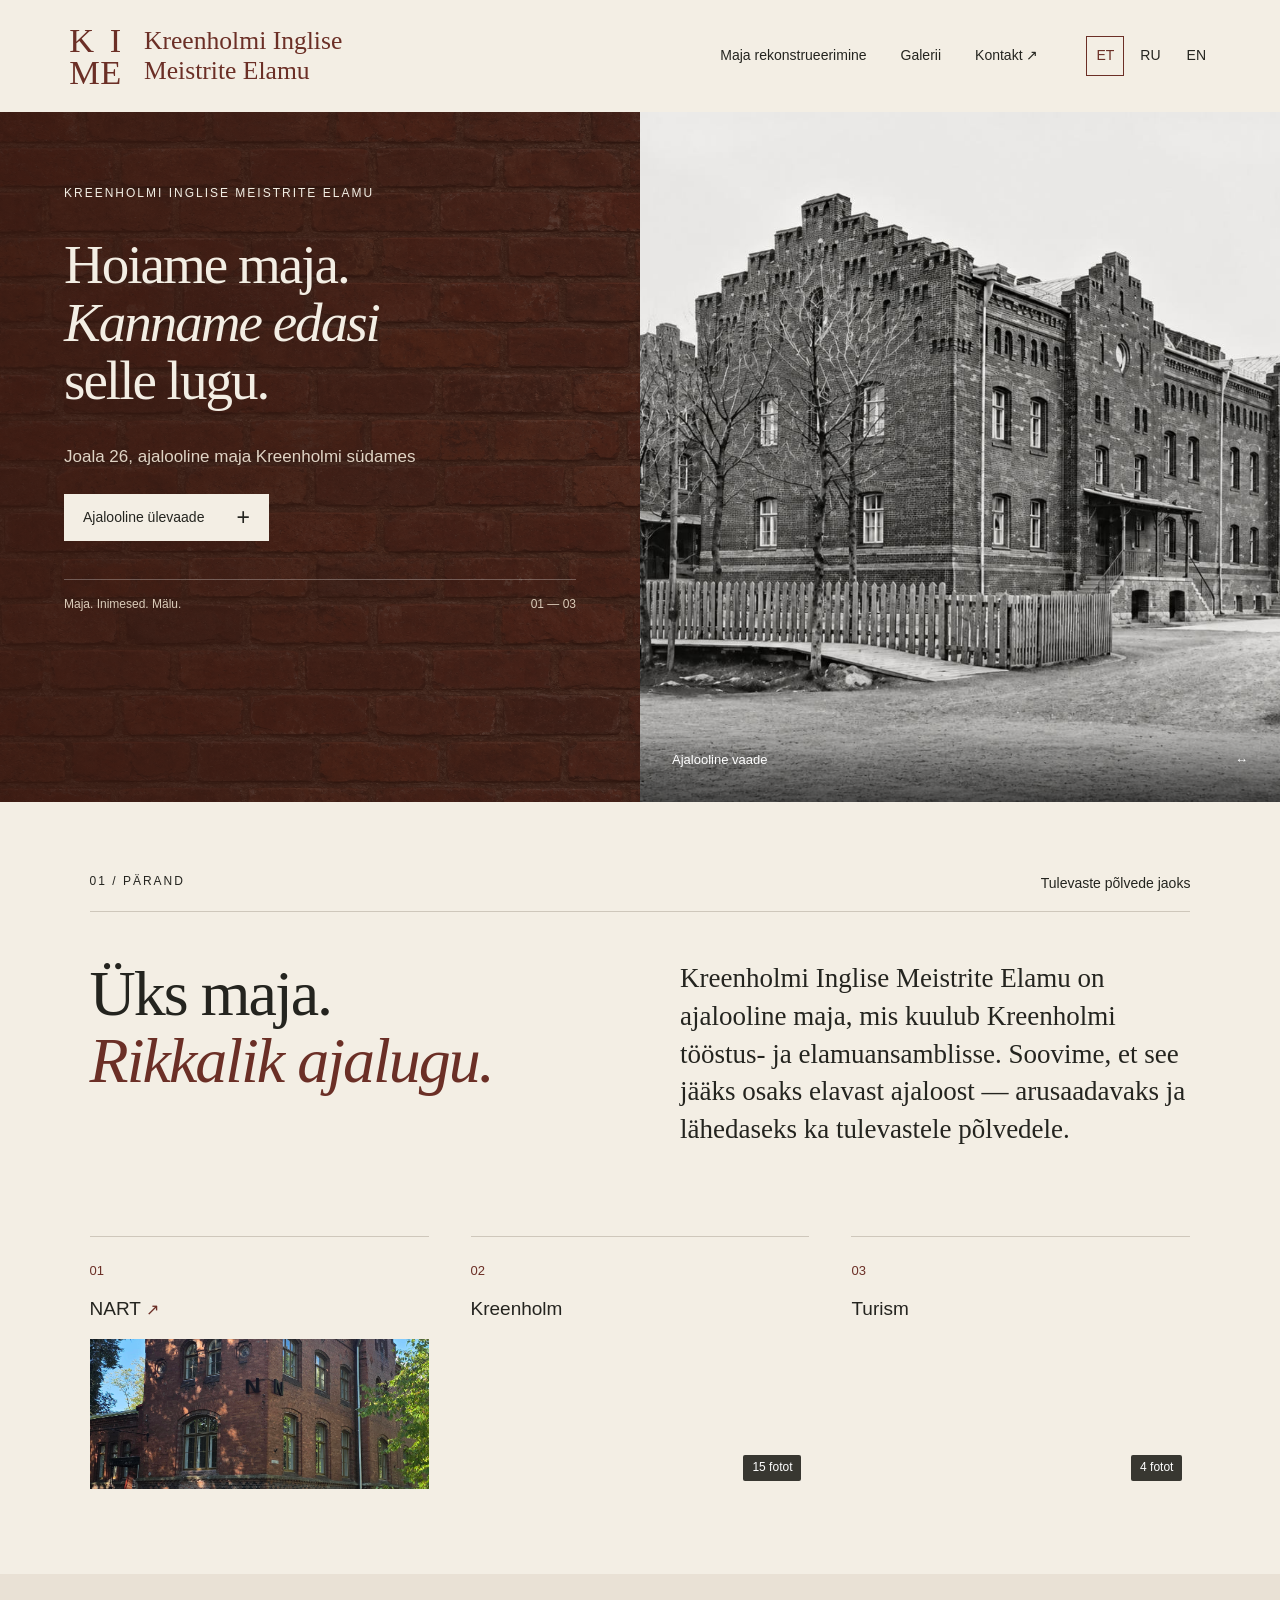
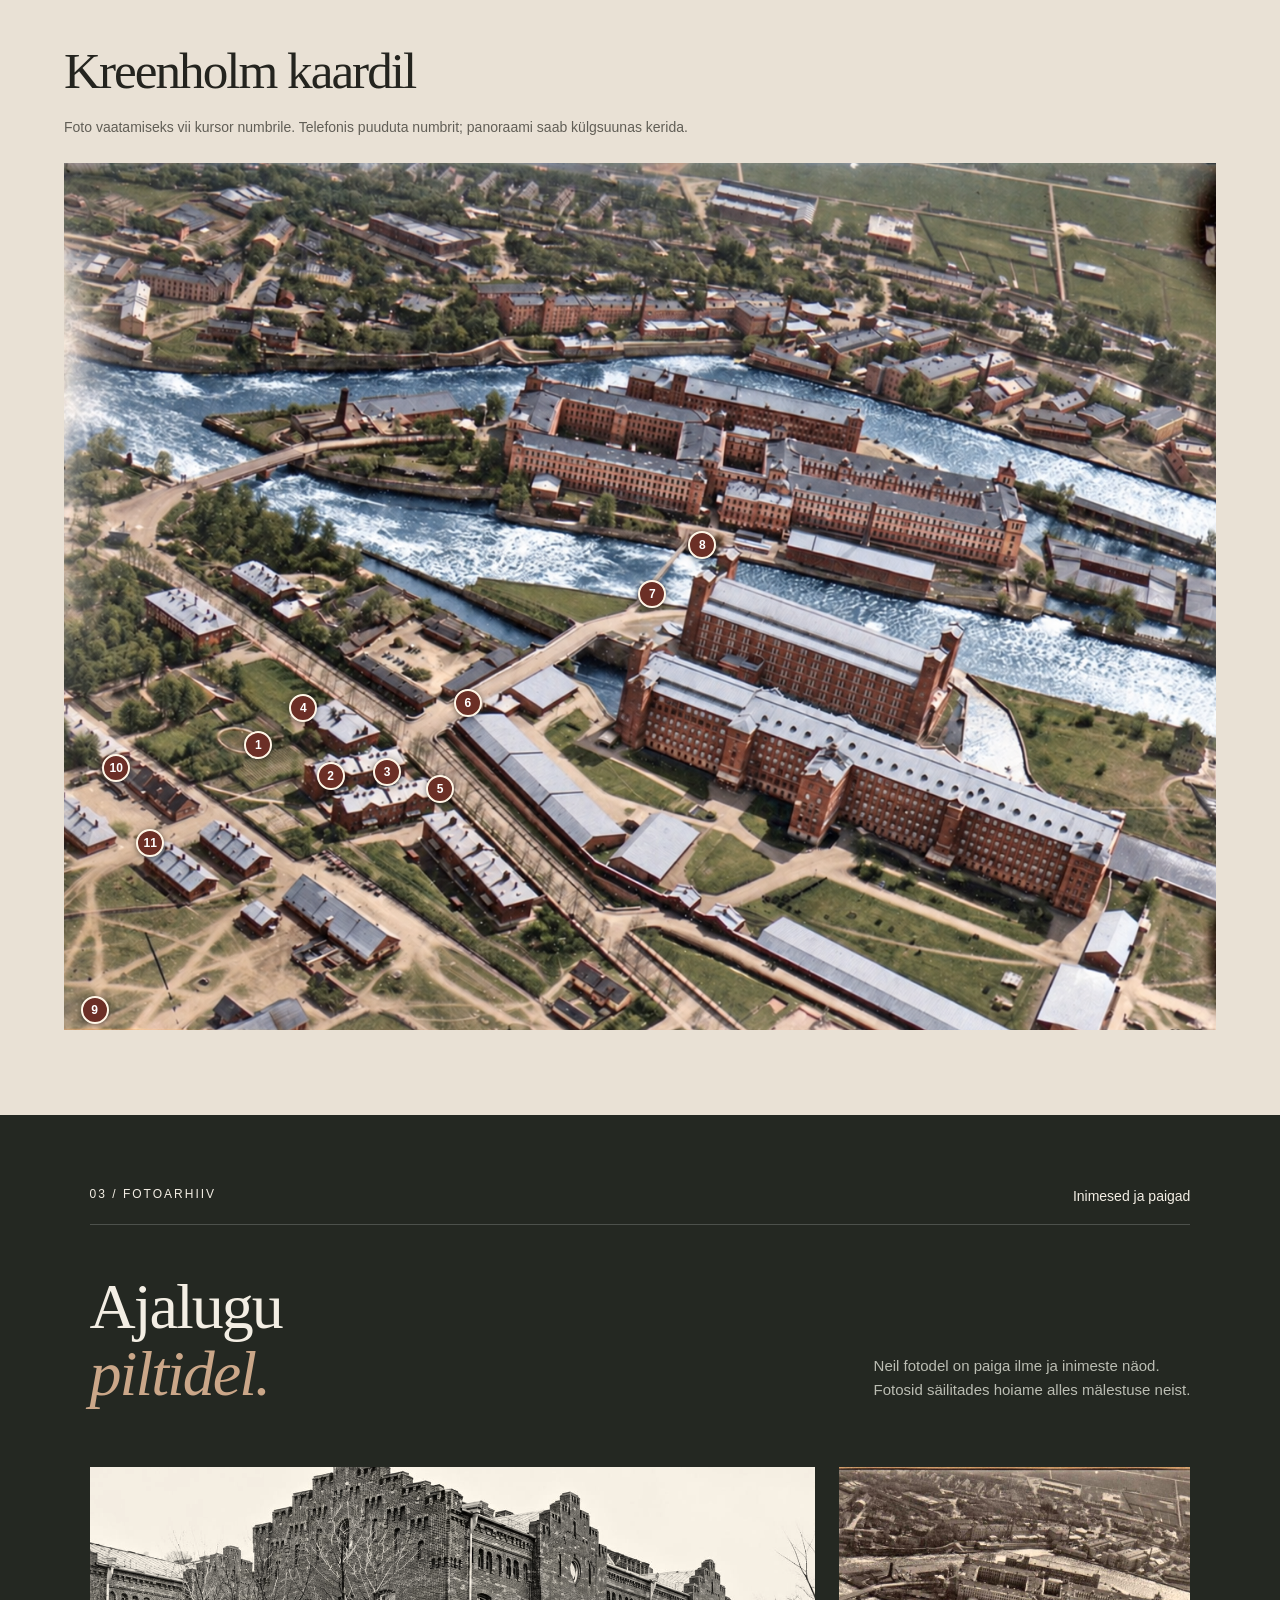
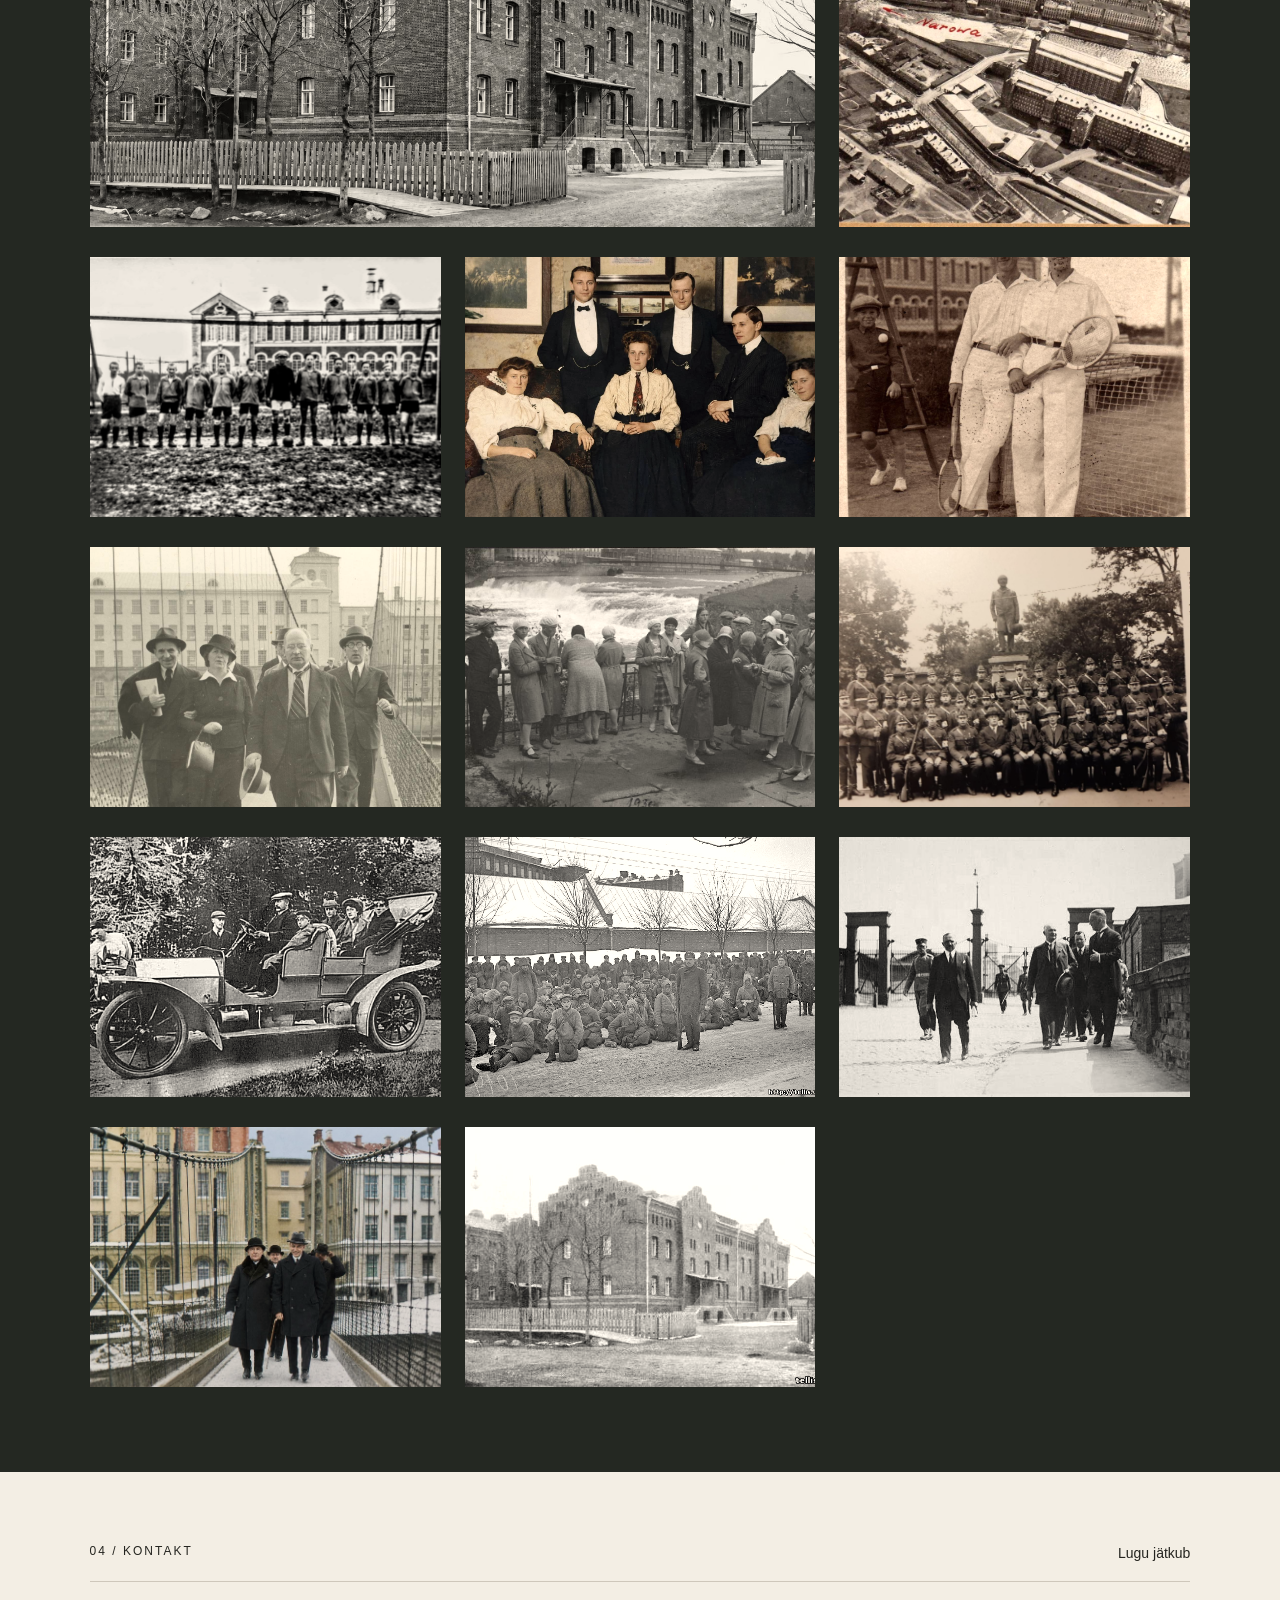
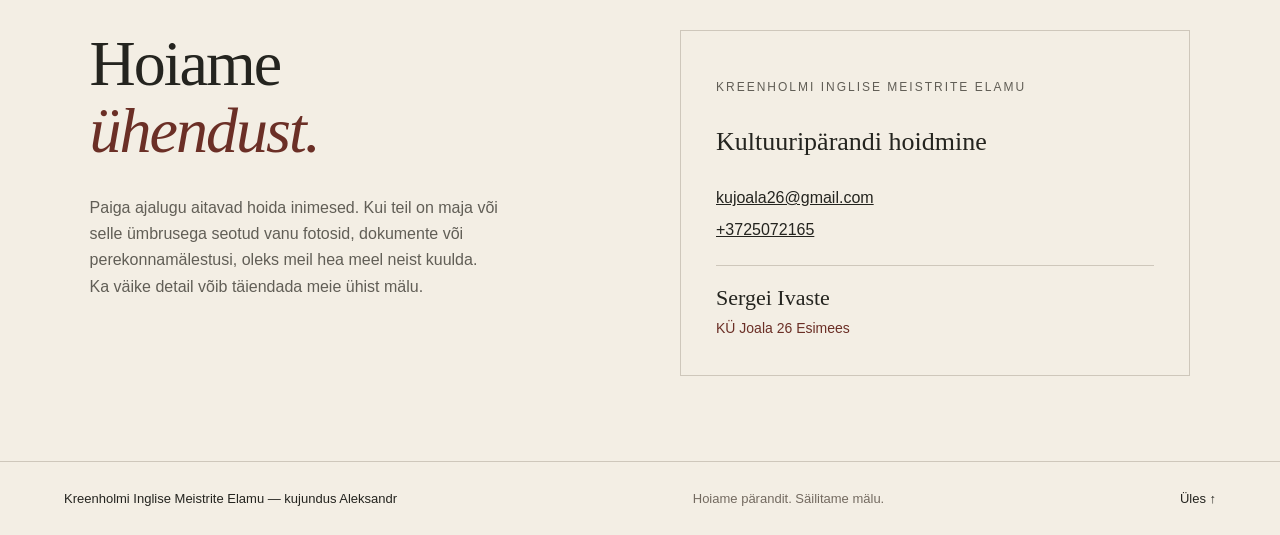
<file: index.html>
<!doctype html>
<html lang="et"><head><meta charset="utf-8"><meta name="viewport" content="width=device-width,initial-scale=1"><title>Kreenholmi Inglise Meistrite Elamu — Joala 26, Narva</title><meta name="description" content="Avasta Joala 26 maja ajalugu Narvas: Kreenholmi kultuuripärand, ajaloolised fotod, interaktiivne panoraam ja hoone restaureerimine."><link rel="icon" type="image/svg+xml" href="data:image/svg+xml,%3Csvg xmlns='http://www.w3.org/2000/svg' viewBox='0 0 32 32'%3E%3Crect width='32' height='32' rx='3' fill='%237c3025'/%3E%3Cpath d='M8 24V8h3v7l9-7h4l-10 8 11 8h-5l-9-7v7' fill='%23faf3e6'/%3E%3C/svg%3E"><link rel="stylesheet" href="style.css"><link rel="alternate" hreflang="et" href="https://kime.ee/"><link rel="alternate" hreflang="ru" href="https://kime.ee/ru.html"><link rel="alternate" hreflang="en" href="https://kime.ee/en.html"><link rel="alternate" hreflang="x-default" href="https://kime.ee/"><link rel="canonical" href="https://kime.ee/"><meta name="robots" content="index, follow, max-image-preview:large"><meta property="og:type" content="website"><meta property="og:title" content="Kreenholmi Inglise Meistrite Elamu — Joala 26, Narva"><meta property="og:description" content="Avasta Joala 26 maja ajalugu Narvas: Kreenholmi kultuuripärand, ajaloolised fotod, interaktiivne panoraam ja hoone restaureerimine."><meta property="og:url" content="https://kime.ee/"><meta property="og:site_name" content="Kreenholmi Inglise Meistrite Elamu"><meta property="og:locale" content="et_EE"><script type="application/ld+json">{"@context":"https://schema.org","@graph":[{"@type":"WebSite","@id":"https://kime.ee/#website","url":"https://kime.ee/","name":"Kreenholmi Inglise Meistrite Elamu","inLanguage":["et","ru","en"]},{"@type":"Place","@id":"https://kime.ee/#building","name":"Kreenholmi Inglise Meistrite Elamu","address":{"@type":"PostalAddress","streetAddress":"Joala 26","addressLocality":"Narva","addressCountry":"EE"}},{"@type":"WebPage","@id":"https://kime.ee/#webpage","url":"https://kime.ee/","name":"Kreenholmi Inglise Meistrite Elamu — Joala 26, Narva","description":"Avasta Joala 26 maja ajalugu Narvas: Kreenholmi kultuuripärand, ajaloolised fotod, interaktiivne panoraam ja hoone restaureerimine.","inLanguage":"et","isPartOf":{"@id":"https://kime.ee/#website"},"about":{"@id":"https://kime.ee/#building"}}]}</script></head>
<body><a class="skip" href="#heritage">Liigu sisu juurde</a><header><a class="brand" href="#home"><img class="kime-logo" src="img/kime-logo.svg" alt="KIME" width="64" height="68"><span class="brand-name">Kreenholmi Inglise<br>Meistrite Elamu</span></a><nav aria-label="Põhinavigatsioon"><a href="renovation.html">Maja rekonstrueerimine</a><a href="#gallery">Galerii</a><a href="#contacts">Kontakt <span aria-hidden="true">↗</span></a></nav><div class="languages" role="group" aria-label="Keel"><a href="index.html" lang="et" hreflang="et" aria-current="page" aria-label="Eesti">ET</a><a href="ru.html" lang="ru" hreflang="ru" aria-label="Русский">RU</a><a href="en.html" lang="en" hreflang="en" aria-label="English">EN</a></div></header>
<main><section class="hero" id="home"><div class="hero-copy"><p class="eyebrow">KREENHOLMI INGLISE MEISTRITE ELAMU</p><h1>Hoiame maja.<br><em>Kanname edasi</em><br>selle lugu.</h1><p class="intro">Joala 26, ajalooline maja Kreenholmi südames</p><div class="history-disclosure"><button class="button history-toggle" type="button" aria-expanded="false" aria-controls="history-note">Ajalooline ülevaade <span aria-hidden="true">+</span></button><div class="history-reveal" id="history-note" inert><div class="history-clip"><article class="history-card" aria-label="Joala 26 maja ajalugu"><button type="button" class="history-close" aria-label="Sulge ajalooline ülevaade">×</button><p>Narvas aadressil Joala 26 asuv maja on 20. sajandi alguse ajalooline hoone, mis kuulus Kreenholmi manufaktuuri kompleksi.</p>
<p>Hoone ehitati 1901. aastal (kultuurimälestiste registri andmetel 1906. aastal) arhitekt P. Alischi projekti järgi. Koos majadega nr 28 ja 30 moodustab see vabriku oskustöötajatele mõeldud eluhoonete ansambli — meistrite elamud. Hoone on ilmekas näide eklektikast ja historitsismist, milles leidub neogooti elemente.</p>
<p>Hoone põhiplaan koosneb kahest peegelsümmeetrilisest plokist. Algselt asusid esimesel korrusel köögiga kahetoalised korterid ning teisel korrusel kolmetoalised korterid.</p>
<p>Maja asub ajaloolises Kreenholmi piirkonnas, mis kujunes tekstiilivabriku ümber. Nimi „Joala” pärineb kunagise küla ja mõisa nimest ning seostub ka eestikeelse sõnaga „joad”, sest piirkond oli tuntud Narva jõe jugade poolest. Joala tänava majade ansambel on ainulaadne näide 20. sajandi alguse töölisasula terviklikust hoonestusest.</p>
<p>Alates 14. jaanuarist 1998 on hoone ametlikult kantud Eesti kultuurimälestiste riiklikku registrisse historitsistliku tööliselamuarhitektuuri näitena.</p></article></div></div></div><div class="hero-foot"><span>Maja. Inimesed. Mälu.</span><span>01 — 03</span></div></div><figure class="hero-image"><button class="hero-flip" type="button" aria-label="Näita maja tänapäeval" aria-pressed="false"><span class="hero-flip-inner"><img class="hero-front" src="img/IMG-c93aa9bfe86058c648242e45ddeaec97-V.jpg" alt="Ajalooline foto ehisviiludega tellishoonest"><img class="hero-back" src="img/log1.jpg" alt="Maja tänapäeval" aria-hidden="true"></span></button><figcaption><span class="hero-era" data-past="Ajalooline vaade" data-present="Maja tänapäeval">Ajalooline vaade</span><span>↔</span></figcaption></figure></section>
<section class="heritage section" id="heritage"><div class="section-kicker"><span>01 / PÄRAND</span><span>Tulevaste põlvede jaoks</span></div><div class="heritage-grid"><h2>Üks maja.<br><em>Rikkalik ajalugu.</em></h2><div><p class="lead">Kreenholmi Inglise Meistrite Elamu on ajalooline maja, mis kuulub Kreenholmi tööstus- ja elamuansamblisse. Soovime, et see jääks osaks elavast ajaloost — arusaadavaks ja lähedaseks ka tulevastele põlvedele.</p></div></div><div class="values heritage-places"><div><span>01</span><a class="heritage-place-link" href="https://nart.ee/"><h3>NART <span aria-hidden="true">↗</span></h3><img src="img/nart.jpg" alt="NART" loading="lazy" decoding="async"></a></div><div><span>02</span><h3>Kreenholm</h3></div><div><span>03</span><h3>Turism</h3></div></div></section>

<section class="gallery section" id="gallery"><div class="section-kicker"><span>03 / FOTOARHIIV</span><span>Inimesed ja paigad</span></div><div class="gallery-heading"><h2>Ajalugu<br><em>piltidel.</em></h2><p>Neil fotodel on paiga ilme ja inimeste näod.<br>Fotosid säilitades hoiame alles mälestuse neist.</p></div><div class="gallery-grid" id="gallery-grid"><a class="photo" href="img/IMG-c93aa9bfe86058c648242e45ddeaec97-V.jpg"><img src="img/IMG-c93aa9bfe86058c648242e45ddeaec97-V.jpg" alt="Hoone ajalooline ilme" loading="lazy" decoding="async"></a><a class="photo" href="img/IMG-d9643f949f389de3c8177527210b0157-V.jpg"><img src="img/IMG-d9643f949f389de3c8177527210b0157-V.jpg" alt="Kreenholmi panoraam" loading="lazy" decoding="async"></a><a class="photo" href="img/IMG-0d9d11d2b675cde12ff5f4126d5f3625-V.jpg"><img src="img/IMG-0d9d11d2b675cde12ff5f4126d5f3625-V.jpg" alt="Inimesed ja paiga ajalugu" loading="lazy" decoding="async"></a><a class="photo" href="img/IMG-9bdcbb573e76a10dc8299ac3d9b8d191-V.jpg"><img src="img/IMG-9bdcbb573e76a10dc8299ac3d9b8d191-V.jpg" alt="Perekonnalugu" loading="lazy" decoding="async"></a><a class="photo" href="img/IMG-574ef4a1b14e7f4db7e40760eeaee406-V.jpg"><img src="img/IMG-574ef4a1b14e7f4db7e40760eeaee406-V.jpg" alt="Hetked minevikust" loading="lazy" decoding="async"></a><a class="photo" href="img/IMG-58319a1d48be8c4ecae3b79b813eb5ea-V.jpg"><img src="img/IMG-58319a1d48be8c4ecae3b79b813eb5ea-V.jpg" alt="Jalutuskäik linnas" loading="lazy" decoding="async"></a><a class="photo" href="img/IMG-5d0efbc5362c08de46420d59499df496-V.jpg"><img src="img/IMG-5d0efbc5362c08de46420d59499df496-V.jpg" alt="Ühised mälestused" loading="lazy" decoding="async"></a><a class="photo" href="img/IMG-780b47b94a20b79a95d482f7d84f17f0-V.jpg"><img src="img/IMG-780b47b94a20b79a95d482f7d84f17f0-V.jpg" alt="Grupiportree" loading="lazy" decoding="async"></a><a class="photo" href="img/IMG-abf083bad896912fb7decc0be7b076a4-V.jpg"><img src="img/IMG-abf083bad896912fb7decc0be7b076a4-V.jpg" alt="Ajastu detailid" loading="lazy" decoding="async"></a><a class="photo" href="img/IMG-c7cfd490a72f827f9916be1e777eb800-V.jpg"><img src="img/IMG-c7cfd490a72f827f9916be1e777eb800-V.jpg" alt="Koos" loading="lazy" decoding="async"></a><a class="photo" href="img/IMG-da4cdd82fe5c52d43b1662247786f98d-V.jpg"><img src="img/IMG-da4cdd82fe5c52d43b1662247786f98d-V.jpg" alt="Linna tänavatel" loading="lazy" decoding="async"></a><a class="photo" href="img/IMG-e51514dc1705d36cc09f14e2af1979c6-V.jpg"><img src="img/IMG-e51514dc1705d36cc09f14e2af1979c6-V.jpg" alt="Põlvkondade side" loading="lazy" decoding="async"></a><a class="photo" href="img/IMG-168bd66318b51e02a7a96b3ef6a4144c-V.jpg"><img src="img/IMG-168bd66318b51e02a7a96b3ef6a4144c-V.jpg" alt="Maja arhitektuur" loading="lazy" decoding="async"></a></div></section>
<section class="contacts section" id="contacts"><div class="section-kicker"><span>04 / KONTAKT</span><span>Lugu jätkub</span></div><div class="contact-grid"><div><h2>Hoiame<br><em>ühendust.</em></h2><p>Paiga ajalugu aitavad hoida inimesed. Kui teil on maja või selle ümbrusega seotud vanu fotosid, dokumente või perekonnamälestusi, oleks meil hea meel neist kuulda. Ka väike detail võib täiendada meie ühist mälu.</p></div><div class="contact-card"><p class="eyebrow">KREENHOLMI INGLISE MEISTRITE ELAMU</p><h3>Kultuuripärandi hoidmine</h3><div id="contact-details"><a href="mailto:kujoala26@gmail.com">kujoala26@gmail.com</a><a href="tel:+3725072165">+3725072165</a><p class="contact-person">Sergei Ivaste</p><p class="contact-role">KÜ Joala 26 Esimees</p></div></div></div></section></main>
<footer><div class="design-credit"><a href="index.html#home">Kreenholmi Inglise Meistrite Elamu</a> — kujundus <a class="designer-name" href="https://www.facebook.com/alex.kruusi/">Aleksandr</a></div><span>Hoiame pärandit. Säilitame mälu.</span><a href="#home" aria-label="Tagasi üles">Üles ↑</a></footer>
<dialog id="lightbox" aria-label="Fotode vaatamine"><button class="close" aria-label="Sulge">×</button><button class="prev" aria-label="Eelmine foto">‹</button><figure><img id="large-photo" alt=""><figcaption id="photo-caption"></figcaption></figure><button class="next" aria-label="Järgmine foto">›</button></dialog><script src="photos-et.js"></script><script src="config.js"></script><script src="app.js"></script><script src="places.js"></script><script src="map.js"></script></body></html>
</file>
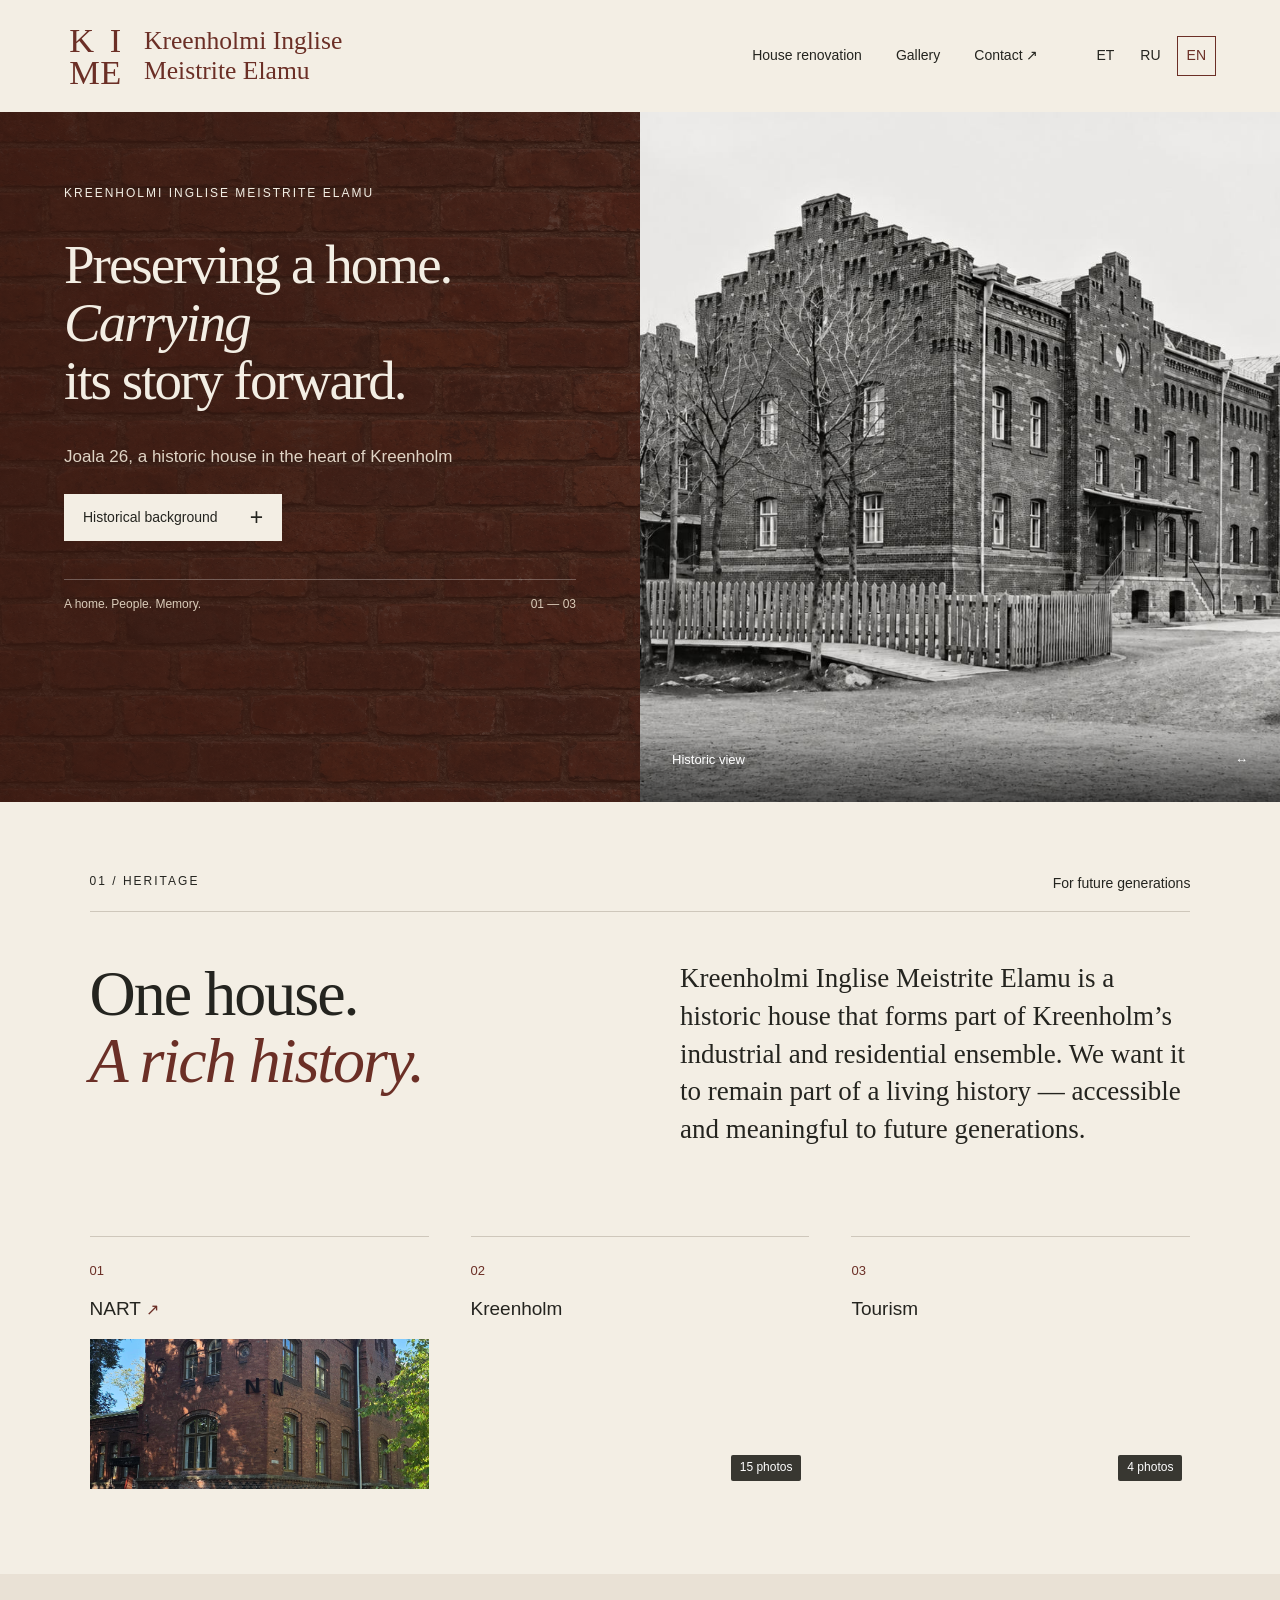
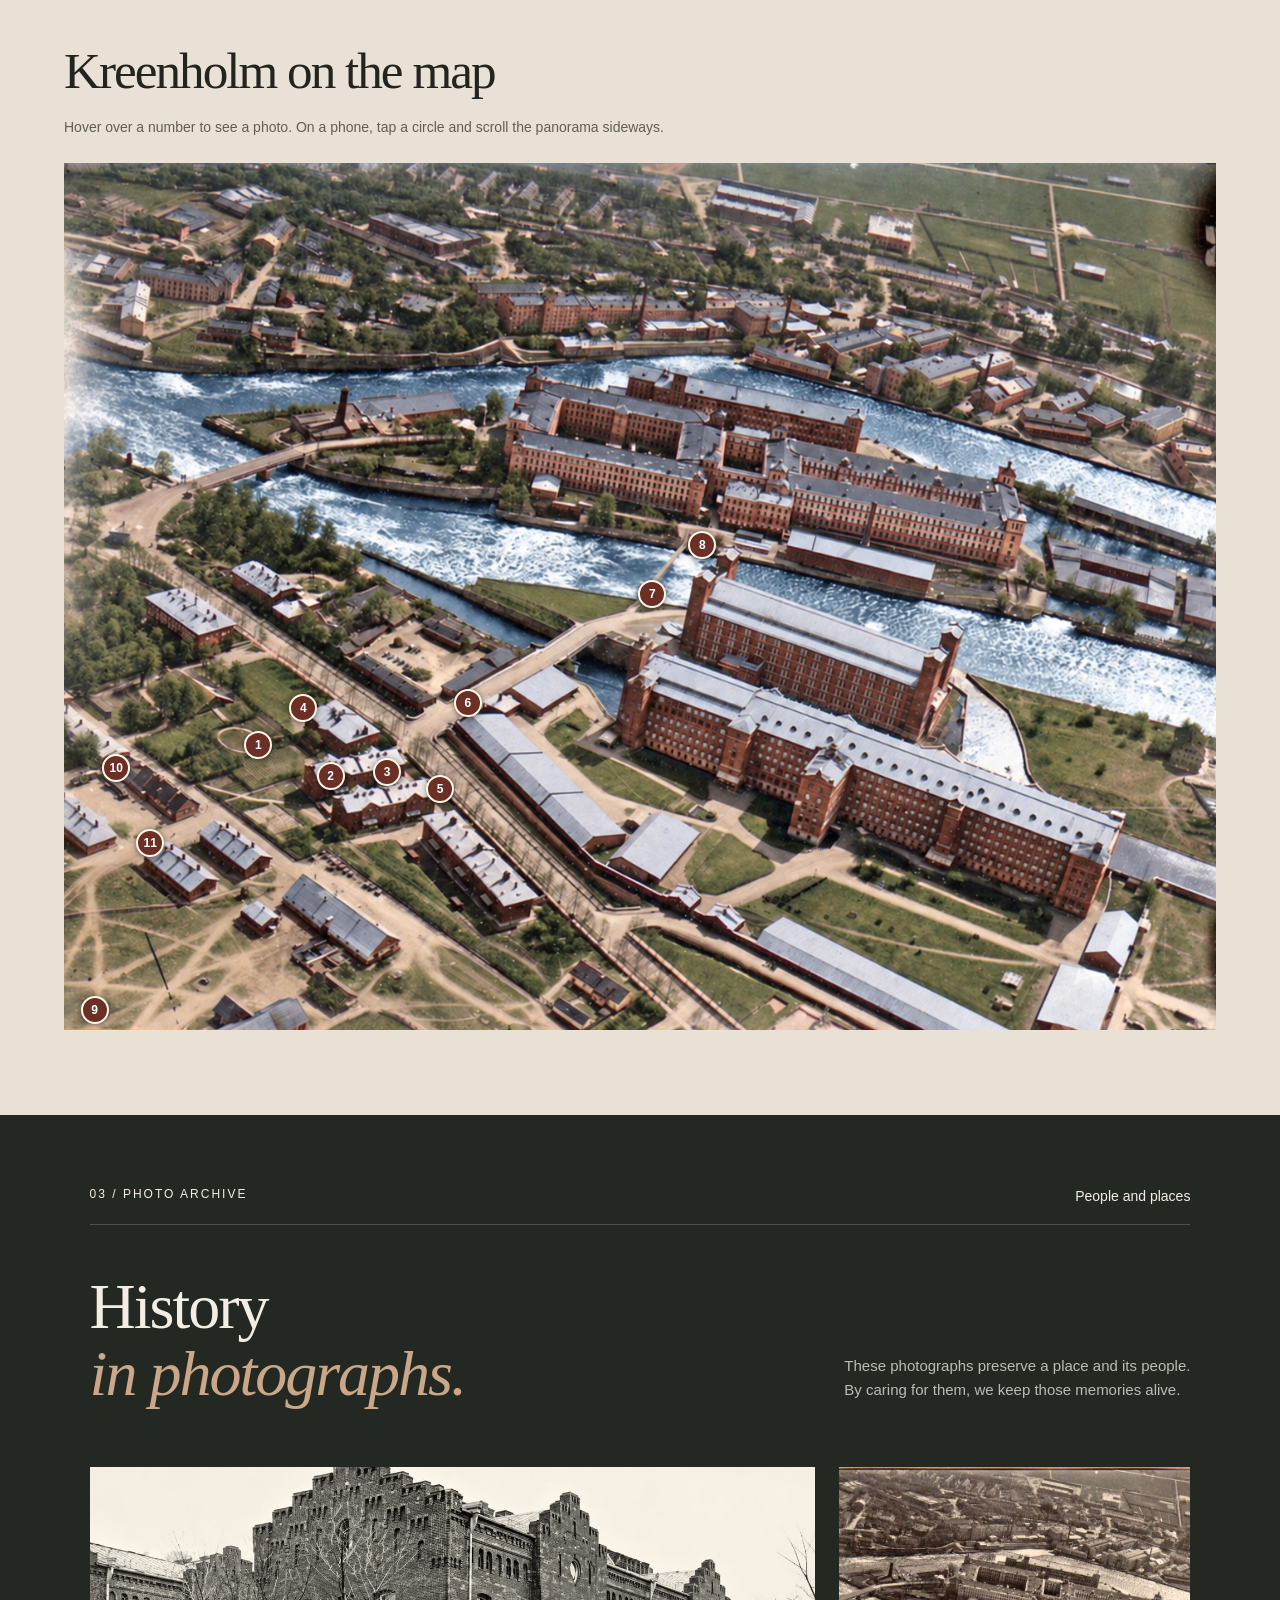
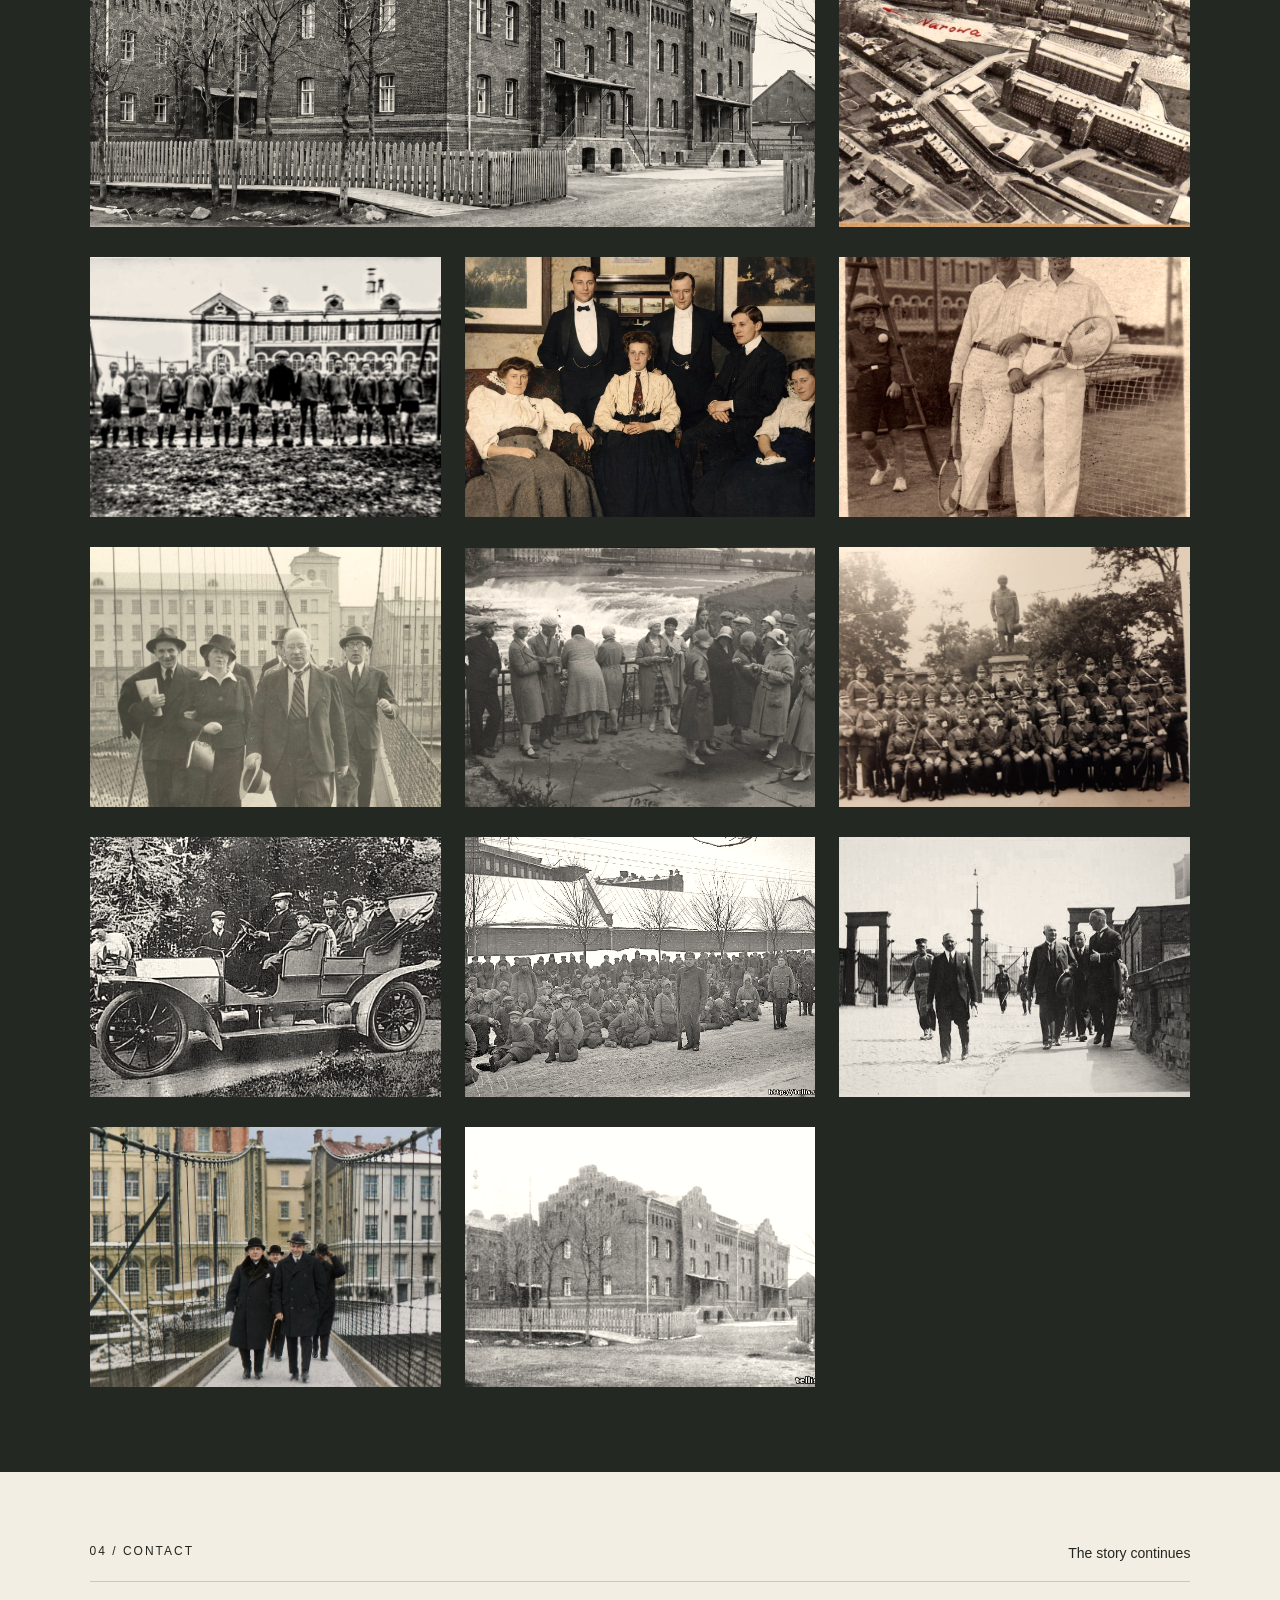
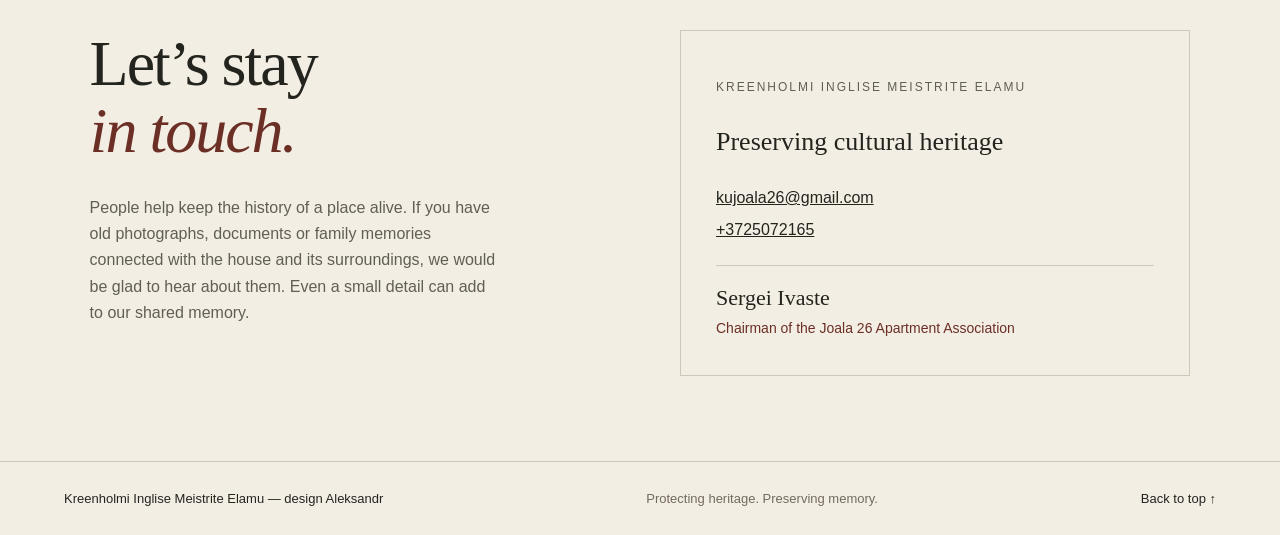
<file: en.html>
<!doctype html>
<html lang="en"><head><meta charset="utf-8"><meta name="viewport" content="width=device-width,initial-scale=1"><title>Kreenholm English Masters’ House — Joala 26, Narva</title><meta name="description" content="Explore the history of the Kreenholm English Masters’ House at Joala 26 in Narva: archive photographs, an interactive panorama and building restoration."><link rel="icon" type="image/svg+xml" href="data:image/svg+xml,%3Csvg xmlns='http://www.w3.org/2000/svg' viewBox='0 0 32 32'%3E%3Crect width='32' height='32' rx='3' fill='%237c3025'/%3E%3Cpath d='M8 24V8h3v7l9-7h4l-10 8 11 8h-5l-9-7v7' fill='%23faf3e6'/%3E%3C/svg%3E"><link rel="stylesheet" href="style.css"><link rel="alternate" hreflang="et" href="https://kime.ee/"><link rel="alternate" hreflang="ru" href="https://kime.ee/ru.html"><link rel="alternate" hreflang="en" href="https://kime.ee/en.html"><link rel="alternate" hreflang="x-default" href="https://kime.ee/"><link rel="canonical" href="https://kime.ee/en.html"><meta name="robots" content="index, follow, max-image-preview:large"><meta property="og:type" content="website"><meta property="og:title" content="Kreenholm English Masters’ House — Joala 26, Narva"><meta property="og:description" content="Explore the history of the Kreenholm English Masters’ House at Joala 26 in Narva: archive photographs, an interactive panorama and building restoration."><meta property="og:url" content="https://kime.ee/en.html"><meta property="og:site_name" content="Kreenholmi Inglise Meistrite Elamu"><meta property="og:locale" content="en_GB"><script type="application/ld+json">{"@context":"https://schema.org","@graph":[{"@type":"WebSite","@id":"https://kime.ee/#website","url":"https://kime.ee/","name":"Kreenholmi Inglise Meistrite Elamu","inLanguage":["et","ru","en"]},{"@type":"Place","@id":"https://kime.ee/#building","name":"Kreenholmi Inglise Meistrite Elamu","address":{"@type":"PostalAddress","streetAddress":"Joala 26","addressLocality":"Narva","addressCountry":"EE"}},{"@type":"WebPage","@id":"https://kime.ee/en.html#webpage","url":"https://kime.ee/en.html","name":"Kreenholm English Masters’ House — Joala 26, Narva","description":"Explore the history of the Kreenholm English Masters’ House at Joala 26 in Narva: archive photographs, an interactive panorama and building restoration.","inLanguage":"en","isPartOf":{"@id":"https://kime.ee/#website"},"about":{"@id":"https://kime.ee/#building"}}]}</script></head>
<body><a class="skip" href="#heritage">Skip to content</a><header><a class="brand" href="#home"><img class="kime-logo" src="img/kime-logo.svg" alt="KIME" width="64" height="68"><span class="brand-name">Kreenholmi Inglise<br>Meistrite Elamu</span></a><nav aria-label="Main navigation"><a href="renovation-en.html">House renovation</a><a href="#gallery">Gallery</a><a href="#contacts">Contact <span aria-hidden="true">↗</span></a></nav><div class="languages" role="group" aria-label="Language"><a href="index.html" lang="et" hreflang="et" aria-label="Eesti">ET</a><a href="ru.html" lang="ru" hreflang="ru" aria-label="Русский">RU</a><a href="en.html" lang="en" hreflang="en" aria-current="page" aria-label="English">EN</a></div></header>
<main><section class="hero" id="home"><div class="hero-copy"><p class="eyebrow">KREENHOLMI INGLISE MEISTRITE ELAMU</p><h1>Preserving a home.<br><em>Carrying</em><br>its story forward.</h1><p class="intro">Joala 26, a historic house in the heart of Kreenholm</p><div class="history-disclosure"><button class="button history-toggle" type="button" aria-expanded="false" aria-controls="history-note">Historical background <span aria-hidden="true">+</span></button><div class="history-reveal" id="history-note" inert><div class="history-clip"><article class="history-card" aria-label="History of the house at Joala 26"><button type="button" class="history-close" aria-label="Close historical background">×</button><p>The house at Joala 26, Narva, is a historic building from the early 20th century that formed part of the Kreenholm Manufacturing Company complex.</p>
<p>The building was constructed in 1901 (1906 according to the register of cultural monuments) to a design by architect P. Alisch. Together with houses No. 28 and 30, it forms an ensemble of residential buildings for the factory’s skilled staff — Masters’ Dwellings. The building is a striking example of eclecticism / historicism with Gothic Revival elements.</p>
<p>The basic layout consists of two mirror-symmetrical blocks. Originally, the ground floor contained two-room apartments with kitchens, while the first floor had three-room apartments.</p>
<p>The house is situated in the historic Kreenholm district, which developed around the textile factory. The name “Joala” comes from the former village and manor, and is also associated with the Estonian word “joad” (waterfalls), as the area was known for its waterfalls on the Narva River. The ensemble of houses on Joala Street is a unique example of a cohesive workers’ settlement from the early 20th century.</p>
<p>Since 14 January 1998, the building has been officially listed in Estonia’s National Register of Cultural Monuments as an example of historicist workers’ housing.</p></article></div></div></div><div class="hero-foot"><span>A home. People. Memory.</span><span>01 — 03</span></div></div><figure class="hero-image"><button class="hero-flip" type="button" aria-label="Show the house today" aria-pressed="false"><span class="hero-flip-inner"><img class="hero-front" src="img/IMG-c93aa9bfe86058c648242e45ddeaec97-V.jpg" alt="Historic photograph of a brick building with decorative gables"><img class="hero-back" src="img/log1.jpg" alt="The house today" aria-hidden="true"></span></button><figcaption><span class="hero-era" data-past="Historic view" data-present="The house today">Historic view</span><span>↔</span></figcaption></figure></section>
<section class="heritage section" id="heritage"><div class="section-kicker"><span>01 / HERITAGE</span><span>For future generations</span></div><div class="heritage-grid"><h2>One house.<br><em>A rich history.</em></h2><div><p class="lead">Kreenholmi Inglise Meistrite Elamu is a historic house that forms part of Kreenholm’s industrial and residential ensemble. We want it to remain part of a living history — accessible and meaningful to future generations.</p></div></div><div class="values heritage-places"><div><span>01</span><a class="heritage-place-link" href="https://nart.ee/"><h3>NART <span aria-hidden="true">↗</span></h3><img src="img/nart.jpg" alt="NART" loading="lazy" decoding="async"></a></div><div><span>02</span><h3>Kreenholm</h3></div><div><span>03</span><h3>Tourism</h3></div></div></section>

<section class="gallery section" id="gallery"><div class="section-kicker"><span>03 / PHOTO ARCHIVE</span><span>People and places</span></div><div class="gallery-heading"><h2>History<br><em>in photographs.</em></h2><p>These photographs preserve a place and its people.<br>By caring for them, we keep those memories alive.</p></div><div class="gallery-grid" id="gallery-grid"><a class="photo" href="img/IMG-c93aa9bfe86058c648242e45ddeaec97-V.jpg"><img src="img/IMG-c93aa9bfe86058c648242e45ddeaec97-V.jpg" alt="The historic appearance of the building" loading="lazy" decoding="async"></a><a class="photo" href="img/IMG-d9643f949f389de3c8177527210b0157-V.jpg"><img src="img/IMG-d9643f949f389de3c8177527210b0157-V.jpg" alt="Kreenholm panorama" loading="lazy" decoding="async"></a><a class="photo" href="img/IMG-0d9d11d2b675cde12ff5f4126d5f3625-V.jpg"><img src="img/IMG-0d9d11d2b675cde12ff5f4126d5f3625-V.jpg" alt="People and the history of a place" loading="lazy" decoding="async"></a><a class="photo" href="img/IMG-9bdcbb573e76a10dc8299ac3d9b8d191-V.jpg"><img src="img/IMG-9bdcbb573e76a10dc8299ac3d9b8d191-V.jpg" alt="Family history" loading="lazy" decoding="async"></a><a class="photo" href="img/IMG-574ef4a1b14e7f4db7e40760eeaee406-V.jpg"><img src="img/IMG-574ef4a1b14e7f4db7e40760eeaee406-V.jpg" alt="Moments from the past" loading="lazy" decoding="async"></a><a class="photo" href="img/IMG-58319a1d48be8c4ecae3b79b813eb5ea-V.jpg"><img src="img/IMG-58319a1d48be8c4ecae3b79b813eb5ea-V.jpg" alt="A walk through the city" loading="lazy" decoding="async"></a><a class="photo" href="img/IMG-5d0efbc5362c08de46420d59499df496-V.jpg"><img src="img/IMG-5d0efbc5362c08de46420d59499df496-V.jpg" alt="Shared memories" loading="lazy" decoding="async"></a><a class="photo" href="img/IMG-780b47b94a20b79a95d482f7d84f17f0-V.jpg"><img src="img/IMG-780b47b94a20b79a95d482f7d84f17f0-V.jpg" alt="Group portrait" loading="lazy" decoding="async"></a><a class="photo" href="img/IMG-abf083bad896912fb7decc0be7b076a4-V.jpg"><img src="img/IMG-abf083bad896912fb7decc0be7b076a4-V.jpg" alt="Details of an era" loading="lazy" decoding="async"></a><a class="photo" href="img/IMG-c7cfd490a72f827f9916be1e777eb800-V.jpg"><img src="img/IMG-c7cfd490a72f827f9916be1e777eb800-V.jpg" alt="Together" loading="lazy" decoding="async"></a><a class="photo" href="img/IMG-da4cdd82fe5c52d43b1662247786f98d-V.jpg"><img src="img/IMG-da4cdd82fe5c52d43b1662247786f98d-V.jpg" alt="On the city streets" loading="lazy" decoding="async"></a><a class="photo" href="img/IMG-e51514dc1705d36cc09f14e2af1979c6-V.jpg"><img src="img/IMG-e51514dc1705d36cc09f14e2af1979c6-V.jpg" alt="Connecting generations" loading="lazy" decoding="async"></a><a class="photo" href="img/IMG-168bd66318b51e02a7a96b3ef6a4144c-V.jpg"><img src="img/IMG-168bd66318b51e02a7a96b3ef6a4144c-V.jpg" alt="Architecture of the house" loading="lazy" decoding="async"></a></div></section>
<section class="contacts section" id="contacts"><div class="section-kicker"><span>04 / CONTACT</span><span>The story continues</span></div><div class="contact-grid"><div><h2>Let’s stay<br><em>in touch.</em></h2><p>People help keep the history of a place alive. If you have old photographs, documents or family memories connected with the house and its surroundings, we would be glad to hear about them. Even a small detail can add to our shared memory.</p></div><div class="contact-card"><p class="eyebrow">KREENHOLMI INGLISE MEISTRITE ELAMU</p><h3>Preserving cultural heritage</h3><div id="contact-details"><a href="mailto:kujoala26@gmail.com">kujoala26@gmail.com</a><a href="tel:+3725072165">+3725072165</a><p class="contact-person">Sergei Ivaste</p><p class="contact-role">Chairman of the Joala 26 Apartment Association</p></div></div></div></section></main>
<footer><div class="design-credit"><a href="en.html#home">Kreenholmi Inglise Meistrite Elamu</a> — design <a class="designer-name" href="https://www.facebook.com/alex.kruusi/">Aleksandr</a></div><span>Protecting heritage. Preserving memory.</span><a href="#home" aria-label="Back to top">Back to top ↑</a></footer>
<dialog id="lightbox" aria-label="Photo viewer"><button class="close" aria-label="Close">×</button><button class="prev" aria-label="Previous photo">‹</button><figure><img id="large-photo" alt=""><figcaption id="photo-caption"></figcaption></figure><button class="next" aria-label="Next photo">›</button></dialog><script src="photos-en.js"></script><script src="config.js"></script><script src="app.js"></script><script src="places.js"></script><script src="map.js"></script></body></html>
</file>
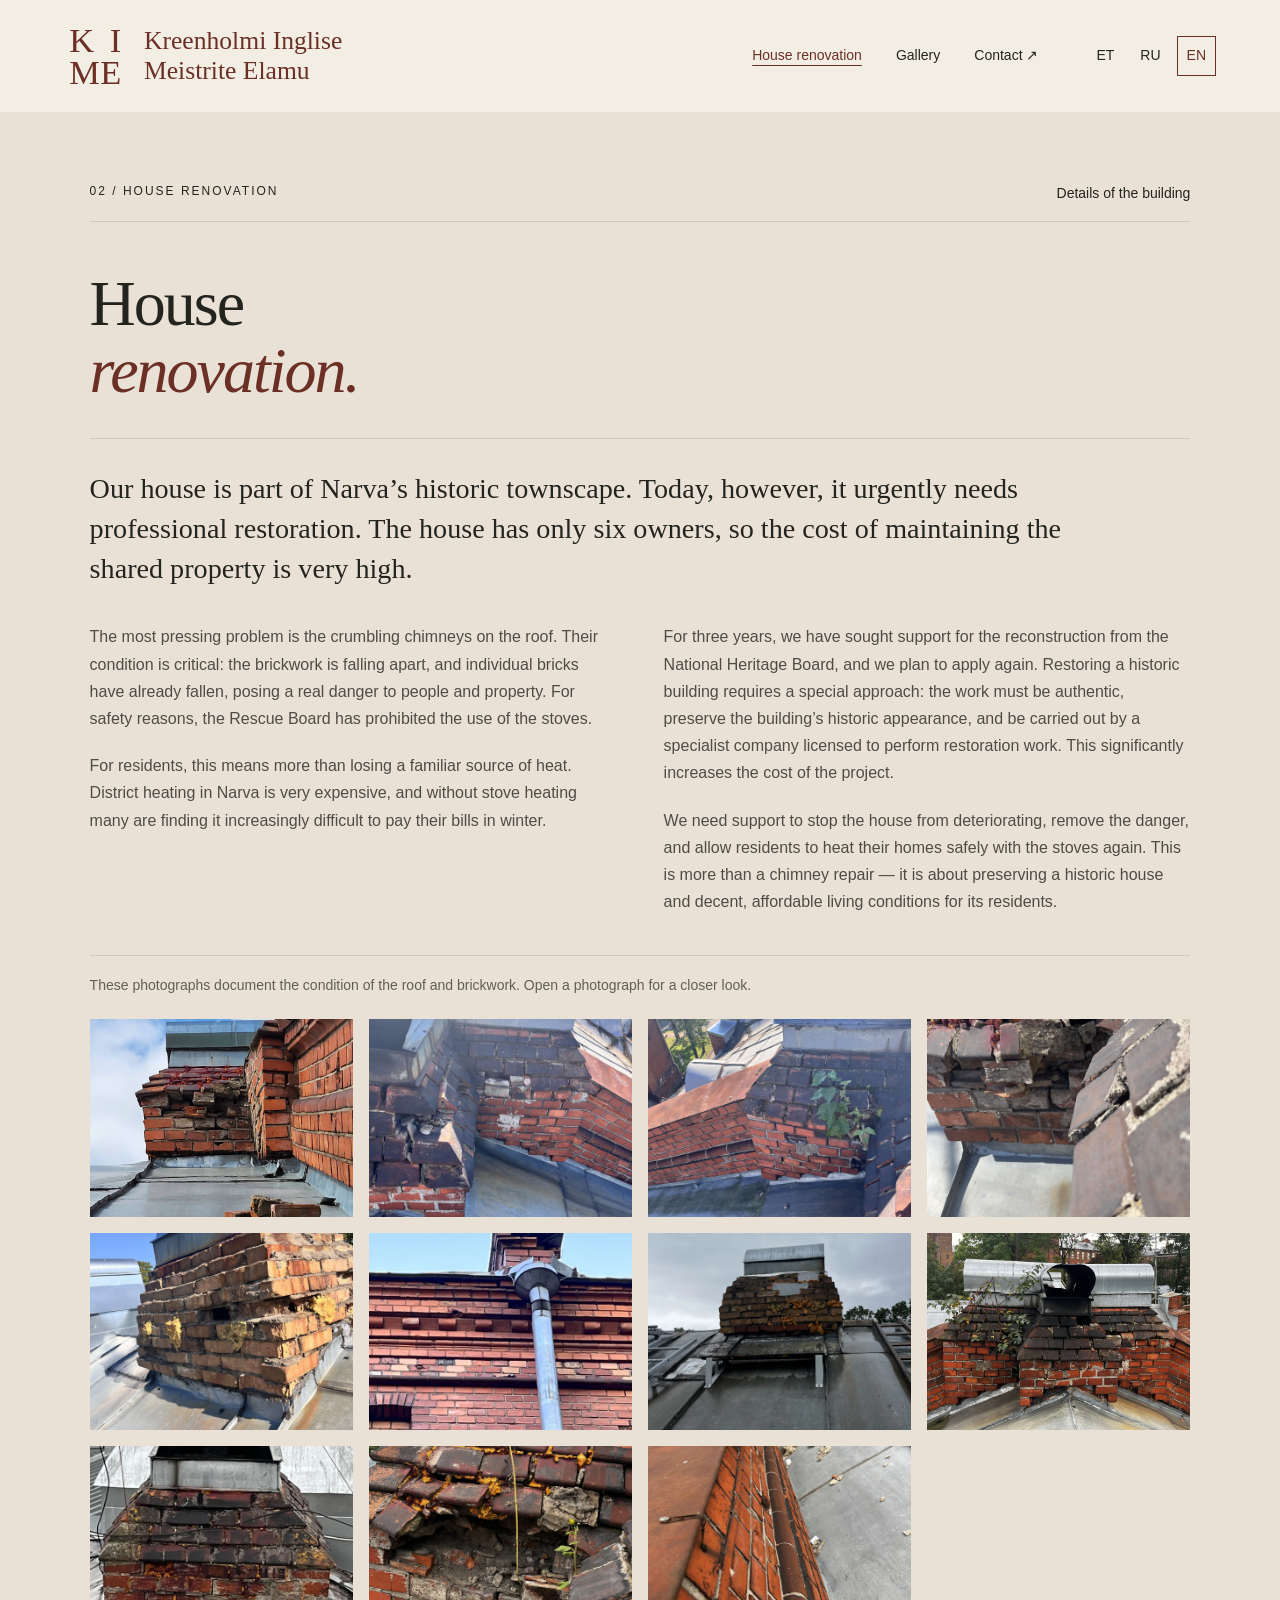
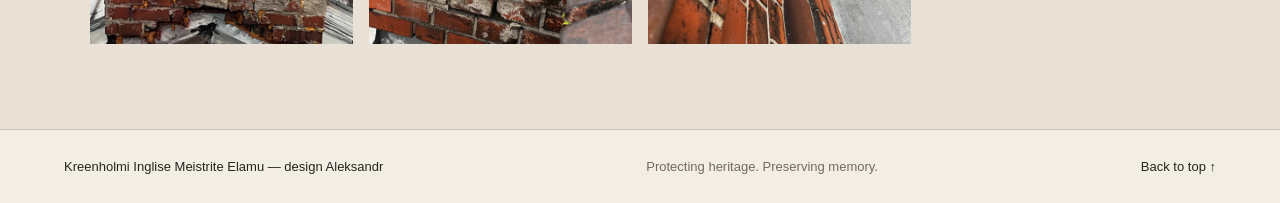
<file: renovation-en.html>
<!doctype html>
<html lang="en"><head><meta charset="utf-8"><meta name="viewport" content="width=device-width,initial-scale=1"><title>Joala 26 House Restoration — Kreenholm, Narva</title><meta name="description" content="Restoration of the historic house at Joala 26 in Narva. Photographs of the roof, chimneys and brickwork, and the work needed to preserve the building."><link rel="icon" type="image/svg+xml" href="data:image/svg+xml,%3Csvg xmlns='http://www.w3.org/2000/svg' viewBox='0 0 32 32'%3E%3Crect width='32' height='32' rx='3' fill='%237c3025'/%3E%3Cpath d='M8 24V8h3v7l9-7h4l-10 8 11 8h-5l-9-7v7' fill='%23faf3e6'/%3E%3C/svg%3E"><link rel="stylesheet" href="style.css"><link rel="alternate" hreflang="et" href="https://kime.ee/renovation.html"><link rel="alternate" hreflang="ru" href="https://kime.ee/renovation-ru.html"><link rel="alternate" hreflang="en" href="https://kime.ee/renovation-en.html"><link rel="alternate" hreflang="x-default" href="https://kime.ee/renovation.html"><link rel="canonical" href="https://kime.ee/renovation-en.html"><meta name="robots" content="index, follow, max-image-preview:large"><meta property="og:type" content="website"><meta property="og:title" content="Joala 26 House Restoration — Kreenholm, Narva"><meta property="og:description" content="Restoration of the historic house at Joala 26 in Narva. Photographs of the roof, chimneys and brickwork, and the work needed to preserve the building."><meta property="og:url" content="https://kime.ee/renovation-en.html"><meta property="og:site_name" content="Kreenholmi Inglise Meistrite Elamu"><meta property="og:locale" content="en_GB"><script type="application/ld+json">{"@context":"https://schema.org","@graph":[{"@type":"WebSite","@id":"https://kime.ee/#website","url":"https://kime.ee/","name":"Kreenholmi Inglise Meistrite Elamu","inLanguage":["et","ru","en"]},{"@type":"Place","@id":"https://kime.ee/#building","name":"Kreenholmi Inglise Meistrite Elamu","address":{"@type":"PostalAddress","streetAddress":"Joala 26","addressLocality":"Narva","addressCountry":"EE"}},{"@type":"WebPage","@id":"https://kime.ee/renovation-en.html#webpage","url":"https://kime.ee/renovation-en.html","name":"Joala 26 House Restoration — Kreenholm, Narva","description":"Restoration of the historic house at Joala 26 in Narva. Photographs of the roof, chimneys and brickwork, and the work needed to preserve the building.","inLanguage":"en","isPartOf":{"@id":"https://kime.ee/#website"},"about":{"@id":"https://kime.ee/#building"}}]}</script></head>
<body><a class="skip" href="#renovation">Skip to content</a><header><a class="brand" href="en.html#home"><img class="kime-logo" src="img/kime-logo.svg" alt="KIME" width="64" height="68"><span class="brand-name">Kreenholmi Inglise<br>Meistrite Elamu</span></a><nav aria-label="Main navigation"><a href="#renovation" aria-current="page">House renovation</a><a href="en.html#gallery">Gallery</a><a href="en.html#contacts">Contact <span aria-hidden="true">↗</span></a></nav><div class="languages" role="group" aria-label="Language"><a href="renovation.html" lang="et" hreflang="et" aria-label="Eesti">ET</a><a href="renovation-ru.html" lang="ru" hreflang="ru" aria-label="Русский">RU</a><a href="renovation-en.html" lang="en" hreflang="en" aria-current="page" aria-label="English">EN</a></div></header>
<main><section class="renovation section" id="renovation"><div class="section-kicker"><span>02 / HOUSE RENOVATION</span><span>Details of the building</span></div><div class="renovation-heading"><h1>House<br><em>renovation.</em></h1></div><div class="renovation-story"><p class="renovation-lead">Our house is part of Narva’s historic townscape. Today, however, it urgently needs professional restoration. The house has only six owners, so the cost of maintaining the shared property is very high.</p><div class="renovation-copy"><div><p>The most pressing problem is the crumbling chimneys on the roof. Their condition is critical: the brickwork is falling apart, and individual bricks have already fallen, posing a real danger to people and property. For safety reasons, the Rescue Board has prohibited the use of the stoves.</p><p>For residents, this means more than losing a familiar source of heat. District heating in Narva is very expensive, and without stove heating many are finding it increasingly difficult to pay their bills in winter.</p></div><div><p>For three years, we have sought support for the reconstruction from the National Heritage Board, and we plan to apply again. Restoring a historic building requires a special approach: the work must be authentic, preserve the building’s historic appearance, and be carried out by a specialist company licensed to perform restoration work. This significantly increases the cost of the project.</p><p>We need support to stop the house from deteriorating, remove the danger, and allow residents to heat their homes safely with the stoves again. This is more than a chimney repair — it is about preserving a historic house and decent, affordable living conditions for its residents.</p></div></div></div><p class="renovation-photo-intro">These photographs document the condition of the roof and brickwork. Open a photograph for a closer look.</p><div class="renovation-grid" id="renovation-grid"><a class="renovation-photo" href="img/renov/web/IMG_2536.webp"><img src="img/renov/web/IMG_2536.webp" alt="Roof and brickwork detail" loading="lazy" decoding="async"></a><a class="renovation-photo" href="img/renov/web/IMG_2620.webp"><img src="img/renov/web/IMG_2620.webp" alt="Condition of a brick chimney" loading="lazy" decoding="async"></a><a class="renovation-photo" href="img/renov/web/IMG_2621.webp"><img src="img/renov/web/IMG_2621.webp" alt="Roof and chimney junction" loading="lazy" decoding="async"></a><a class="renovation-photo" href="img/renov/web/IMG_2623.webp"><img src="img/renov/web/IMG_2623.webp" alt="Close view of a brick chimney" loading="lazy" decoding="async"></a><a class="renovation-photo" href="img/renov/web/IMG_2624.webp"><img src="img/renov/web/IMG_2624.webp" alt="Chimney masonry detail" loading="lazy" decoding="async"></a><a class="renovation-photo" href="img/renov/web/IMG_2710.webp"><img src="img/renov/web/IMG_2710.webp" alt="Facade and downpipe detail" loading="lazy" decoding="async"></a><a class="renovation-photo" href="img/renov/web/IMG_4561.webp"><img src="img/renov/web/IMG_4561.webp" alt="Full view of the chimney" loading="lazy" decoding="async"></a><a class="renovation-photo" href="img/renov/web/IMG_5125.webp"><img src="img/renov/web/IMG_5125.webp" alt="Roof and chimney view" loading="lazy" decoding="async"></a><a class="renovation-photo" href="img/renov/web/IMG_5127.webp"><img src="img/renov/web/IMG_5127.webp" alt="Chimney repair detail" loading="lazy" decoding="async"></a><a class="renovation-photo" href="img/renov/web/IMG_5131.webp"><img src="img/renov/web/IMG_5131.webp" alt="Historic brickwork" loading="lazy" decoding="async"></a><a class="renovation-photo" href="img/renov/web/IMG_5133.webp"><img src="img/renov/web/IMG_5133.webp" alt="Brick facade detail" loading="lazy" decoding="async"></a></div></section></main>
<footer><div class="design-credit"><a href="en.html#home">Kreenholmi Inglise Meistrite Elamu</a> — design <a class="designer-name" href="https://www.facebook.com/alex.kruusi/">Aleksandr</a></div><span>Protecting heritage. Preserving memory.</span><a href="en.html#home" aria-label="Back to top">Back to top ↑</a></footer>
<dialog id="lightbox" aria-label="Photo viewer"><button class="close" aria-label="Close">×</button><button class="prev" aria-label="Previous photo">‹</button><figure><img id="large-photo" alt=""><figcaption id="photo-caption"></figcaption></figure><button class="next" aria-label="Next photo">›</button></dialog><script src="photos-en.js"></script><script src="config.js"></script><script src="app.js"></script></body></html>
</file>
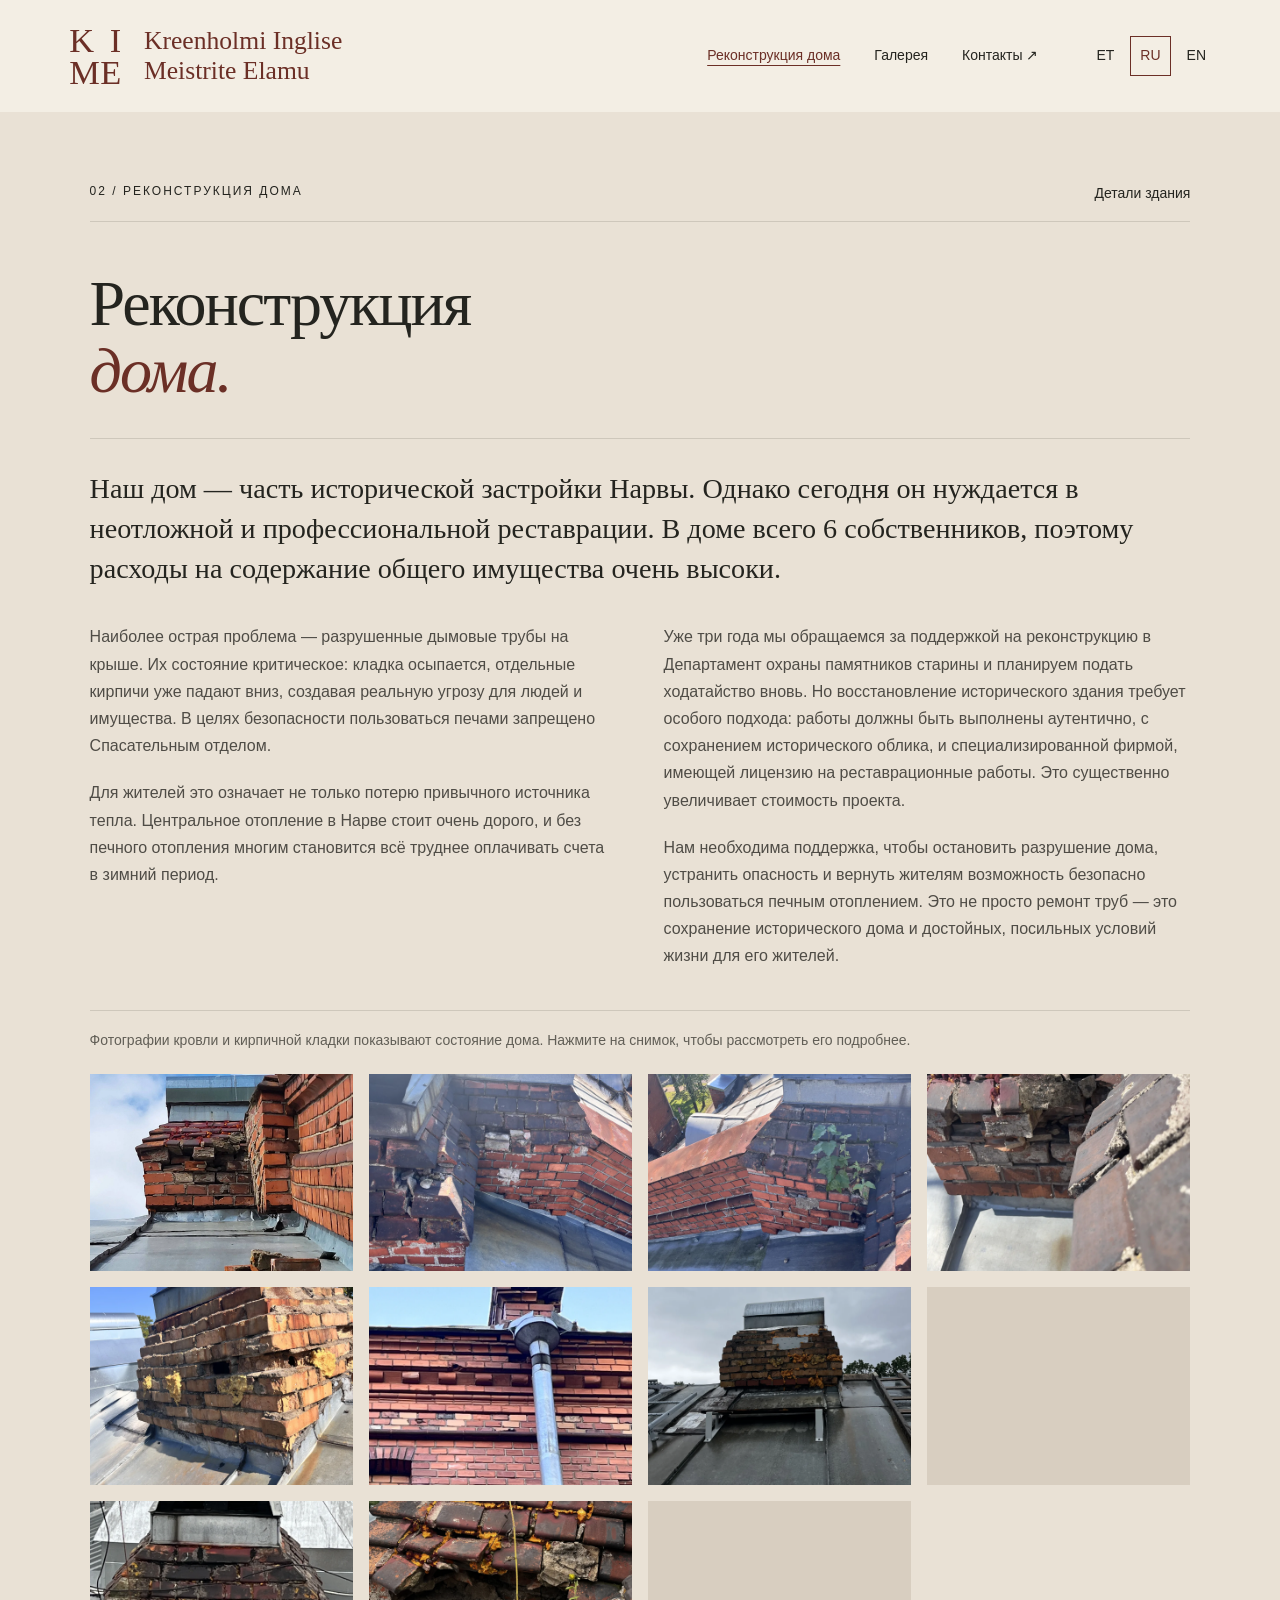
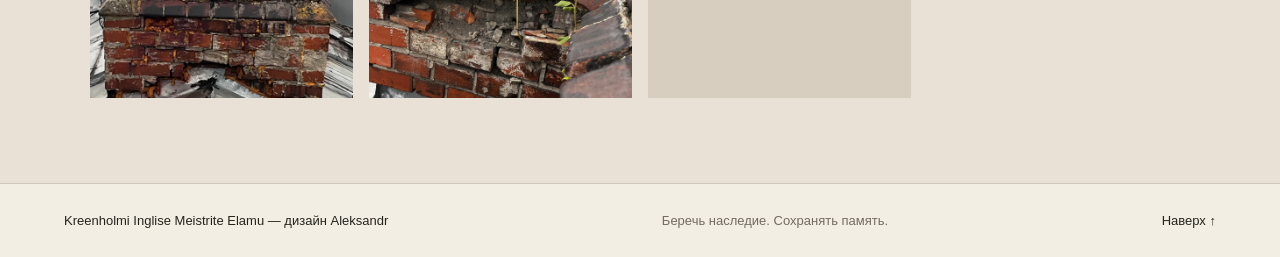
<file: renovation-ru.html>
<!doctype html>
<html lang="ru"><head><meta charset="utf-8"><meta name="viewport" content="width=device-width,initial-scale=1"><title>Реконструкция дома Joala 26 — Кренгольм, Нарва</title><meta name="description" content="Реконструкция исторического дома Joala 26 в Нарве. Фотографии состояния кровли, дымовых труб и кирпичной кладки, задачи по сохранению здания."><link rel="icon" type="image/svg+xml" href="data:image/svg+xml,%3Csvg xmlns='http://www.w3.org/2000/svg' viewBox='0 0 32 32'%3E%3Crect width='32' height='32' rx='3' fill='%237c3025'/%3E%3Cpath d='M8 24V8h3v7l9-7h4l-10 8 11 8h-5l-9-7v7' fill='%23faf3e6'/%3E%3C/svg%3E"><link rel="stylesheet" href="style.css"><link rel="alternate" hreflang="et" href="https://kime.ee/renovation.html"><link rel="alternate" hreflang="ru" href="https://kime.ee/renovation-ru.html"><link rel="alternate" hreflang="en" href="https://kime.ee/renovation-en.html"><link rel="alternate" hreflang="x-default" href="https://kime.ee/renovation.html"><link rel="canonical" href="https://kime.ee/renovation-ru.html"><meta name="robots" content="index, follow, max-image-preview:large"><meta property="og:type" content="website"><meta property="og:title" content="Реконструкция дома Joala 26 — Кренгольм, Нарва"><meta property="og:description" content="Реконструкция исторического дома Joala 26 в Нарве. Фотографии состояния кровли, дымовых труб и кирпичной кладки, задачи по сохранению здания."><meta property="og:url" content="https://kime.ee/renovation-ru.html"><meta property="og:site_name" content="Kreenholmi Inglise Meistrite Elamu"><meta property="og:locale" content="ru_RU"><script type="application/ld+json">{"@context":"https://schema.org","@graph":[{"@type":"WebSite","@id":"https://kime.ee/#website","url":"https://kime.ee/","name":"Kreenholmi Inglise Meistrite Elamu","inLanguage":["et","ru","en"]},{"@type":"Place","@id":"https://kime.ee/#building","name":"Kreenholmi Inglise Meistrite Elamu","address":{"@type":"PostalAddress","streetAddress":"Joala 26","addressLocality":"Narva","addressCountry":"EE"}},{"@type":"WebPage","@id":"https://kime.ee/renovation-ru.html#webpage","url":"https://kime.ee/renovation-ru.html","name":"Реконструкция дома Joala 26 — Кренгольм, Нарва","description":"Реконструкция исторического дома Joala 26 в Нарве. Фотографии состояния кровли, дымовых труб и кирпичной кладки, задачи по сохранению здания.","inLanguage":"ru","isPartOf":{"@id":"https://kime.ee/#website"},"about":{"@id":"https://kime.ee/#building"}}]}</script></head>
<body><a class="skip" href="#renovation">Перейти к содержанию</a><header><a class="brand" href="ru.html#home"><img class="kime-logo" src="img/kime-logo.svg" alt="KIME" width="64" height="68"><span class="brand-name">Kreenholmi Inglise<br>Meistrite Elamu</span></a><nav aria-label="Основная навигация"><a href="#renovation" aria-current="page">Реконструкция дома</a><a href="ru.html#gallery">Галерея</a><a href="ru.html#contacts">Контакты <span aria-hidden="true">↗</span></a></nav><div class="languages" role="group" aria-label="Язык"><a href="renovation.html" lang="et" hreflang="et" aria-label="Eesti">ET</a><a href="renovation-ru.html" lang="ru" hreflang="ru" aria-current="page" aria-label="Русский">RU</a><a href="renovation-en.html" lang="en" hreflang="en" aria-label="English">EN</a></div></header>
<main><section class="renovation section" id="renovation"><div class="section-kicker"><span>02 / РЕКОНСТРУКЦИЯ ДОМА</span><span>Детали здания</span></div><div class="renovation-heading"><h1>Реконструкция<br><em>дома.</em></h1></div><div class="renovation-story"><p class="renovation-lead">Наш дом — часть исторической застройки Нарвы. Однако сегодня он нуждается в неотложной и профессиональной реставрации. В доме всего 6 собственников, поэтому расходы на содержание общего имущества очень высоки.</p><div class="renovation-copy"><div><p>Наиболее острая проблема — разрушенные дымовые трубы на крыше. Их состояние критическое: кладка осыпается, отдельные кирпичи уже падают вниз, создавая реальную угрозу для людей и имущества. В целях безопасности пользоваться печами запрещено Спасательным отделом.</p><p>Для жителей это означает не только потерю привычного источника тепла. Центральное отопление в Нарве стоит очень дорого, и без печного отопления многим становится всё труднее оплачивать счета в зимний период.</p></div><div><p>Уже три года мы обращаемся за поддержкой на реконструкцию в Департамент охраны памятников старины и планируем подать ходатайство вновь. Но восстановление исторического здания требует особого подхода: работы должны быть выполнены аутентично, с сохранением исторического облика, и специализированной фирмой, имеющей лицензию на реставрационные работы. Это существенно увеличивает стоимость проекта.</p><p>Нам необходима поддержка, чтобы остановить разрушение дома, устранить опасность и вернуть жителям возможность безопасно пользоваться печным отоплением. Это не просто ремонт труб — это сохранение исторического дома и достойных, посильных условий жизни для его жителей.</p></div></div></div><p class="renovation-photo-intro">Фотографии кровли и кирпичной кладки показывают состояние дома. Нажмите на снимок, чтобы рассмотреть его подробнее.</p><div class="renovation-grid" id="renovation-grid"><a class="renovation-photo" href="img/renov/web/IMG_2536.webp"><img src="img/renov/web/IMG_2536.webp" alt="Деталь кровли и кирпичной кладки" loading="lazy" decoding="async"></a><a class="renovation-photo" href="img/renov/web/IMG_2620.webp"><img src="img/renov/web/IMG_2620.webp" alt="Состояние кирпичной трубы" loading="lazy" decoding="async"></a><a class="renovation-photo" href="img/renov/web/IMG_2621.webp"><img src="img/renov/web/IMG_2621.webp" alt="Примыкание кровли к трубе" loading="lazy" decoding="async"></a><a class="renovation-photo" href="img/renov/web/IMG_2623.webp"><img src="img/renov/web/IMG_2623.webp" alt="Кирпичная труба крупным планом" loading="lazy" decoding="async"></a><a class="renovation-photo" href="img/renov/web/IMG_2624.webp"><img src="img/renov/web/IMG_2624.webp" alt="Деталь кладки трубы" loading="lazy" decoding="async"></a><a class="renovation-photo" href="img/renov/web/IMG_2710.webp"><img src="img/renov/web/IMG_2710.webp" alt="Фасад и водосточная труба" loading="lazy" decoding="async"></a><a class="renovation-photo" href="img/renov/web/IMG_4561.webp"><img src="img/renov/web/IMG_4561.webp" alt="Общий вид трубы" loading="lazy" decoding="async"></a><a class="renovation-photo" href="img/renov/web/IMG_5125.webp"><img src="img/renov/web/IMG_5125.webp" alt="Вид кровли и трубы" loading="lazy" decoding="async"></a><a class="renovation-photo" href="img/renov/web/IMG_5127.webp"><img src="img/renov/web/IMG_5127.webp" alt="Деталь ремонта трубы" loading="lazy" decoding="async"></a><a class="renovation-photo" href="img/renov/web/IMG_5131.webp"><img src="img/renov/web/IMG_5131.webp" alt="Старая кирпичная кладка" loading="lazy" decoding="async"></a><a class="renovation-photo" href="img/renov/web/IMG_5133.webp"><img src="img/renov/web/IMG_5133.webp" alt="Деталь кирпичного фасада" loading="lazy" decoding="async"></a></div></section></main>
<footer><div class="design-credit"><a href="ru.html#home">Kreenholmi Inglise Meistrite Elamu</a> — дизайн <a class="designer-name" href="https://www.facebook.com/alex.kruusi/">Aleksandr</a></div><span>Беречь наследие. Сохранять память.</span><a href="ru.html#home" aria-label="Вернуться наверх">Наверх ↑</a></footer>
<dialog id="lightbox" aria-label="Просмотр фотографий"><button class="close" aria-label="Закрыть">×</button><button class="prev" aria-label="Предыдущее фото">‹</button><figure><img id="large-photo" alt=""><figcaption id="photo-caption"></figcaption></figure><button class="next" aria-label="Следующее фото">›</button></dialog><script src="photos.js"></script><script src="config.js"></script><script src="app.js"></script></body></html>
</file>
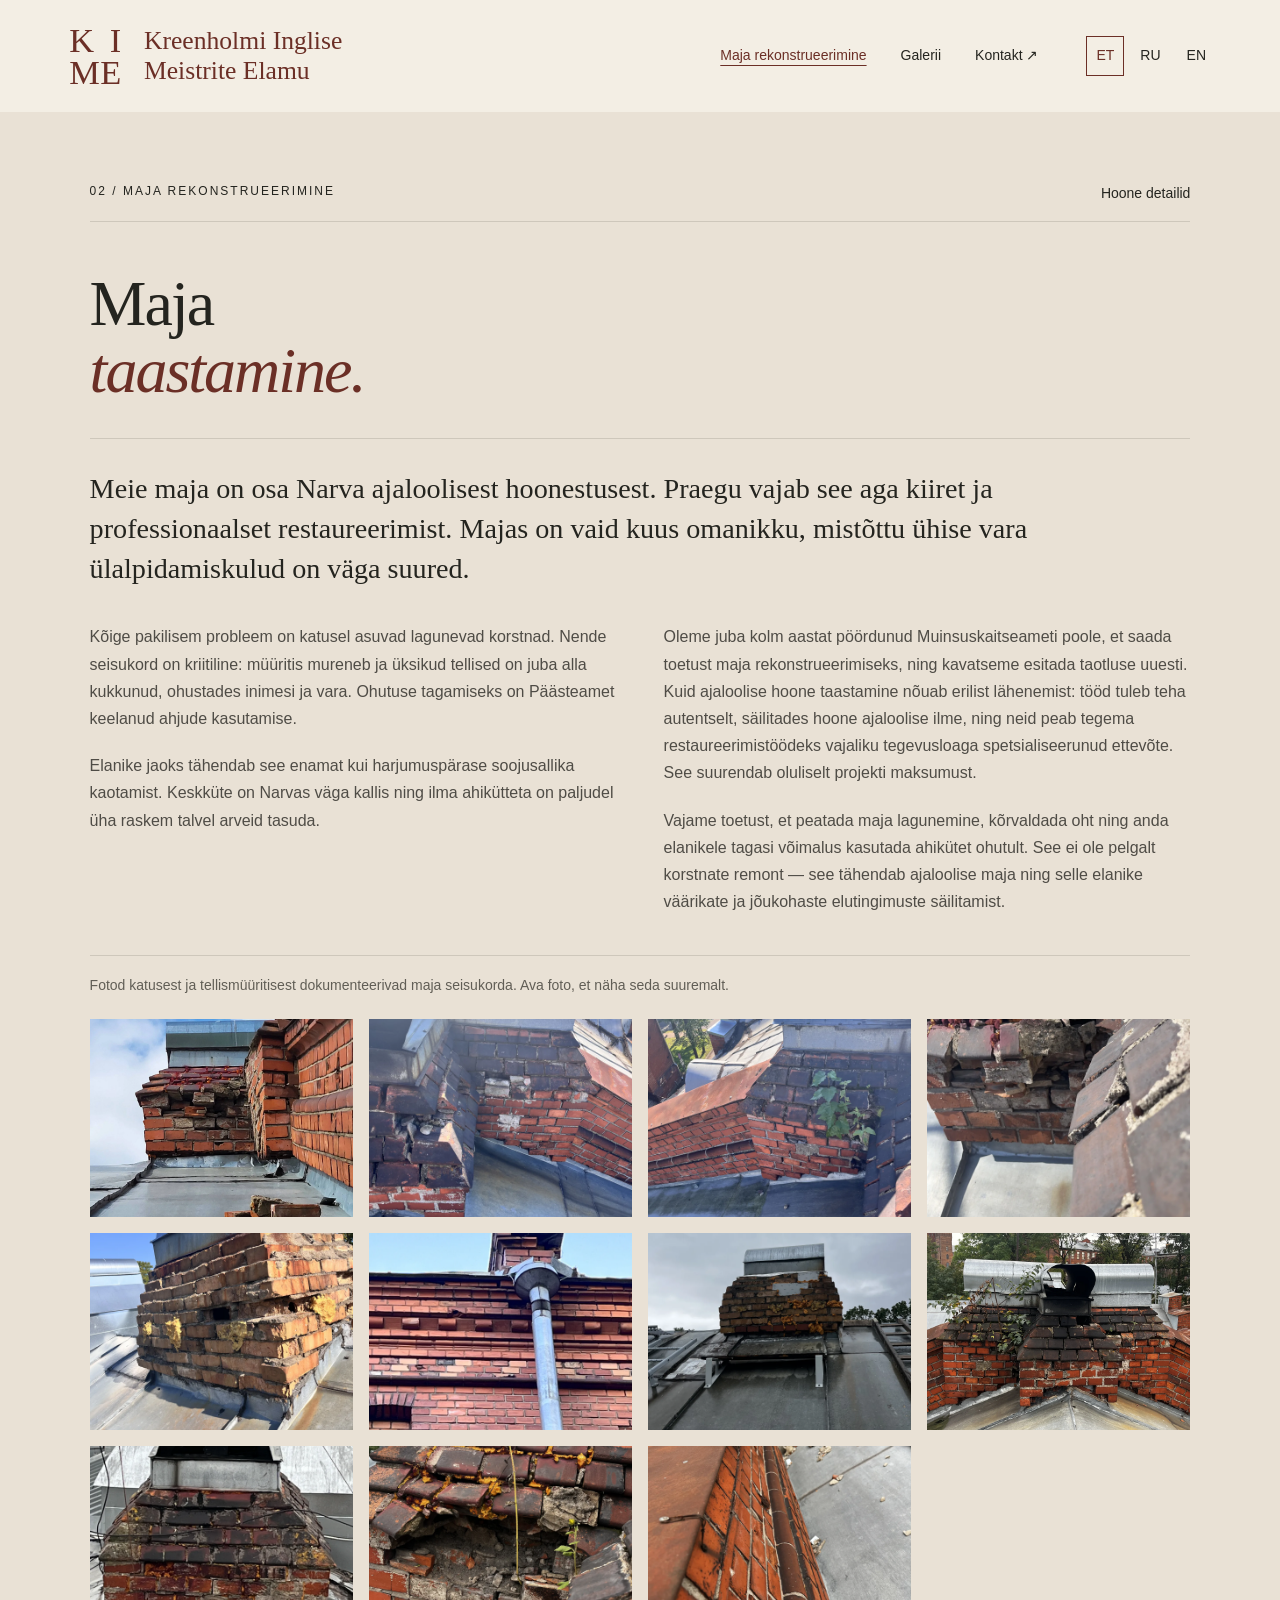
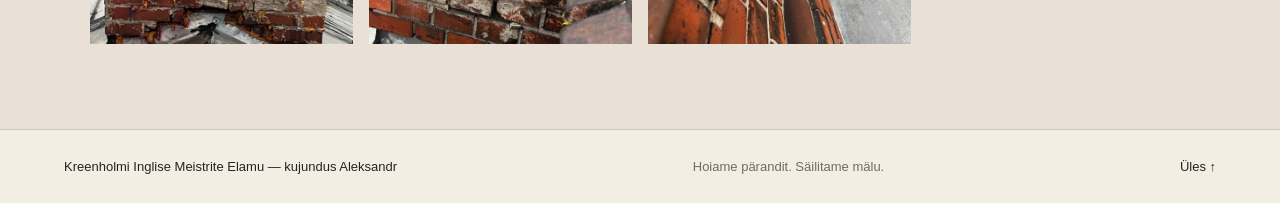
<file: renovation.html>
<!doctype html>
<html lang="et"><head><meta charset="utf-8"><meta name="viewport" content="width=device-width,initial-scale=1"><title>Joala 26 maja restaureerimine — Kreenholm, Narva</title><meta name="description" content="Joala 26 ajaloolise maja restaureerimine Narvas. Katuse, korstnate ja tellismüüritise seisukord fotodel ning hoone säilitamiseks vajalikud tööd."><link rel="icon" type="image/svg+xml" href="data:image/svg+xml,%3Csvg xmlns='http://www.w3.org/2000/svg' viewBox='0 0 32 32'%3E%3Crect width='32' height='32' rx='3' fill='%237c3025'/%3E%3Cpath d='M8 24V8h3v7l9-7h4l-10 8 11 8h-5l-9-7v7' fill='%23faf3e6'/%3E%3C/svg%3E"><link rel="stylesheet" href="style.css"><link rel="alternate" hreflang="et" href="https://kime.ee/renovation.html"><link rel="alternate" hreflang="ru" href="https://kime.ee/renovation-ru.html"><link rel="alternate" hreflang="en" href="https://kime.ee/renovation-en.html"><link rel="alternate" hreflang="x-default" href="https://kime.ee/renovation.html"><link rel="canonical" href="https://kime.ee/renovation.html"><meta name="robots" content="index, follow, max-image-preview:large"><meta property="og:type" content="website"><meta property="og:title" content="Joala 26 maja restaureerimine — Kreenholm, Narva"><meta property="og:description" content="Joala 26 ajaloolise maja restaureerimine Narvas. Katuse, korstnate ja tellismüüritise seisukord fotodel ning hoone säilitamiseks vajalikud tööd."><meta property="og:url" content="https://kime.ee/renovation.html"><meta property="og:site_name" content="Kreenholmi Inglise Meistrite Elamu"><meta property="og:locale" content="et_EE"><script type="application/ld+json">{"@context":"https://schema.org","@graph":[{"@type":"WebSite","@id":"https://kime.ee/#website","url":"https://kime.ee/","name":"Kreenholmi Inglise Meistrite Elamu","inLanguage":["et","ru","en"]},{"@type":"Place","@id":"https://kime.ee/#building","name":"Kreenholmi Inglise Meistrite Elamu","address":{"@type":"PostalAddress","streetAddress":"Joala 26","addressLocality":"Narva","addressCountry":"EE"}},{"@type":"WebPage","@id":"https://kime.ee/renovation.html#webpage","url":"https://kime.ee/renovation.html","name":"Joala 26 maja restaureerimine — Kreenholm, Narva","description":"Joala 26 ajaloolise maja restaureerimine Narvas. Katuse, korstnate ja tellismüüritise seisukord fotodel ning hoone säilitamiseks vajalikud tööd.","inLanguage":"et","isPartOf":{"@id":"https://kime.ee/#website"},"about":{"@id":"https://kime.ee/#building"}}]}</script></head>
<body><a class="skip" href="#renovation">Liigu sisu juurde</a><header><a class="brand" href="index.html#home"><img class="kime-logo" src="img/kime-logo.svg" alt="KIME" width="64" height="68"><span class="brand-name">Kreenholmi Inglise<br>Meistrite Elamu</span></a><nav aria-label="Põhinavigatsioon"><a href="#renovation" aria-current="page">Maja rekonstrueerimine</a><a href="index.html#gallery">Galerii</a><a href="index.html#contacts">Kontakt <span aria-hidden="true">↗</span></a></nav><div class="languages" role="group" aria-label="Keel"><a href="renovation.html" lang="et" hreflang="et" aria-current="page" aria-label="Eesti">ET</a><a href="renovation-ru.html" lang="ru" hreflang="ru" aria-label="Русский">RU</a><a href="renovation-en.html" lang="en" hreflang="en" aria-label="English">EN</a></div></header>
<main><section class="renovation section" id="renovation"><div class="section-kicker"><span>02 / MAJA REKONSTRUEERIMINE</span><span>Hoone detailid</span></div><div class="renovation-heading"><h1>Maja<br><em>taastamine.</em></h1></div><div class="renovation-story"><p class="renovation-lead">Meie maja on osa Narva ajaloolisest hoonestusest. Praegu vajab see aga kiiret ja professionaalset restaureerimist. Majas on vaid kuus omanikku, mistõttu ühise vara ülalpidamiskulud on väga suured.</p><div class="renovation-copy"><div><p>Kõige pakilisem probleem on katusel asuvad lagunevad korstnad. Nende seisukord on kriitiline: müüritis mureneb ja üksikud tellised on juba alla kukkunud, ohustades inimesi ja vara. Ohutuse tagamiseks on Päästeamet keelanud ahjude kasutamise.</p><p>Elanike jaoks tähendab see enamat kui harjumuspärase soojusallika kaotamist. Keskküte on Narvas väga kallis ning ilma ahikütteta on paljudel üha raskem talvel arveid tasuda.</p></div><div><p>Oleme juba kolm aastat pöördunud Muinsuskaitseameti poole, et saada toetust maja rekonstrueerimiseks, ning kavatseme esitada taotluse uuesti. Kuid ajaloolise hoone taastamine nõuab erilist lähenemist: tööd tuleb teha autentselt, säilitades hoone ajaloolise ilme, ning neid peab tegema restaureerimistöödeks vajaliku tegevusloaga spetsialiseerunud ettevõte. See suurendab oluliselt projekti maksumust.</p><p>Vajame toetust, et peatada maja lagunemine, kõrvaldada oht ning anda elanikele tagasi võimalus kasutada ahikütet ohutult. See ei ole pelgalt korstnate remont — see tähendab ajaloolise maja ning selle elanike väärikate ja jõukohaste elutingimuste säilitamist.</p></div></div></div><p class="renovation-photo-intro">Fotod katusest ja tellismüüritisest dokumenteerivad maja seisukorda. Ava foto, et näha seda suuremalt.</p><div class="renovation-grid" id="renovation-grid"><a class="renovation-photo" href="img/renov/web/IMG_2536.webp"><img src="img/renov/web/IMG_2536.webp" alt="Katuse ja tellismüüritise detail" loading="lazy" decoding="async"></a><a class="renovation-photo" href="img/renov/web/IMG_2620.webp"><img src="img/renov/web/IMG_2620.webp" alt="Telliskorstna seisukord" loading="lazy" decoding="async"></a><a class="renovation-photo" href="img/renov/web/IMG_2621.webp"><img src="img/renov/web/IMG_2621.webp" alt="Katuse ja korstna ühenduskoht" loading="lazy" decoding="async"></a><a class="renovation-photo" href="img/renov/web/IMG_2623.webp"><img src="img/renov/web/IMG_2623.webp" alt="Telliskorstna lähivaade" loading="lazy" decoding="async"></a><a class="renovation-photo" href="img/renov/web/IMG_2624.webp"><img src="img/renov/web/IMG_2624.webp" alt="Korstna müüritise detail" loading="lazy" decoding="async"></a><a class="renovation-photo" href="img/renov/web/IMG_2710.webp"><img src="img/renov/web/IMG_2710.webp" alt="Fassaadi ja vihmaveetoru detail" loading="lazy" decoding="async"></a><a class="renovation-photo" href="img/renov/web/IMG_4561.webp"><img src="img/renov/web/IMG_4561.webp" alt="Korstna üldvaade" loading="lazy" decoding="async"></a><a class="renovation-photo" href="img/renov/web/IMG_5125.webp"><img src="img/renov/web/IMG_5125.webp" alt="Katuse ja korstna vaade" loading="lazy" decoding="async"></a><a class="renovation-photo" href="img/renov/web/IMG_5127.webp"><img src="img/renov/web/IMG_5127.webp" alt="Korstna remondi detail" loading="lazy" decoding="async"></a><a class="renovation-photo" href="img/renov/web/IMG_5131.webp"><img src="img/renov/web/IMG_5131.webp" alt="Vana tellismüüritis" loading="lazy" decoding="async"></a><a class="renovation-photo" href="img/renov/web/IMG_5133.webp"><img src="img/renov/web/IMG_5133.webp" alt="Fassaadi tellisdetail" loading="lazy" decoding="async"></a></div></section></main>
<footer><div class="design-credit"><a href="index.html#home">Kreenholmi Inglise Meistrite Elamu</a> — kujundus <a class="designer-name" href="https://www.facebook.com/alex.kruusi/">Aleksandr</a></div><span>Hoiame pärandit. Säilitame mälu.</span><a href="index.html#home" aria-label="Tagasi üles">Üles ↑</a></footer>
<dialog id="lightbox" aria-label="Fotode vaatamine"><button class="close" aria-label="Sulge">×</button><button class="prev" aria-label="Eelmine foto">‹</button><figure><img id="large-photo" alt=""><figcaption id="photo-caption"></figcaption></figure><button class="next" aria-label="Järgmine foto">›</button></dialog><script src="photos-et.js"></script><script src="config.js"></script><script src="app.js"></script></body></html>
</file>
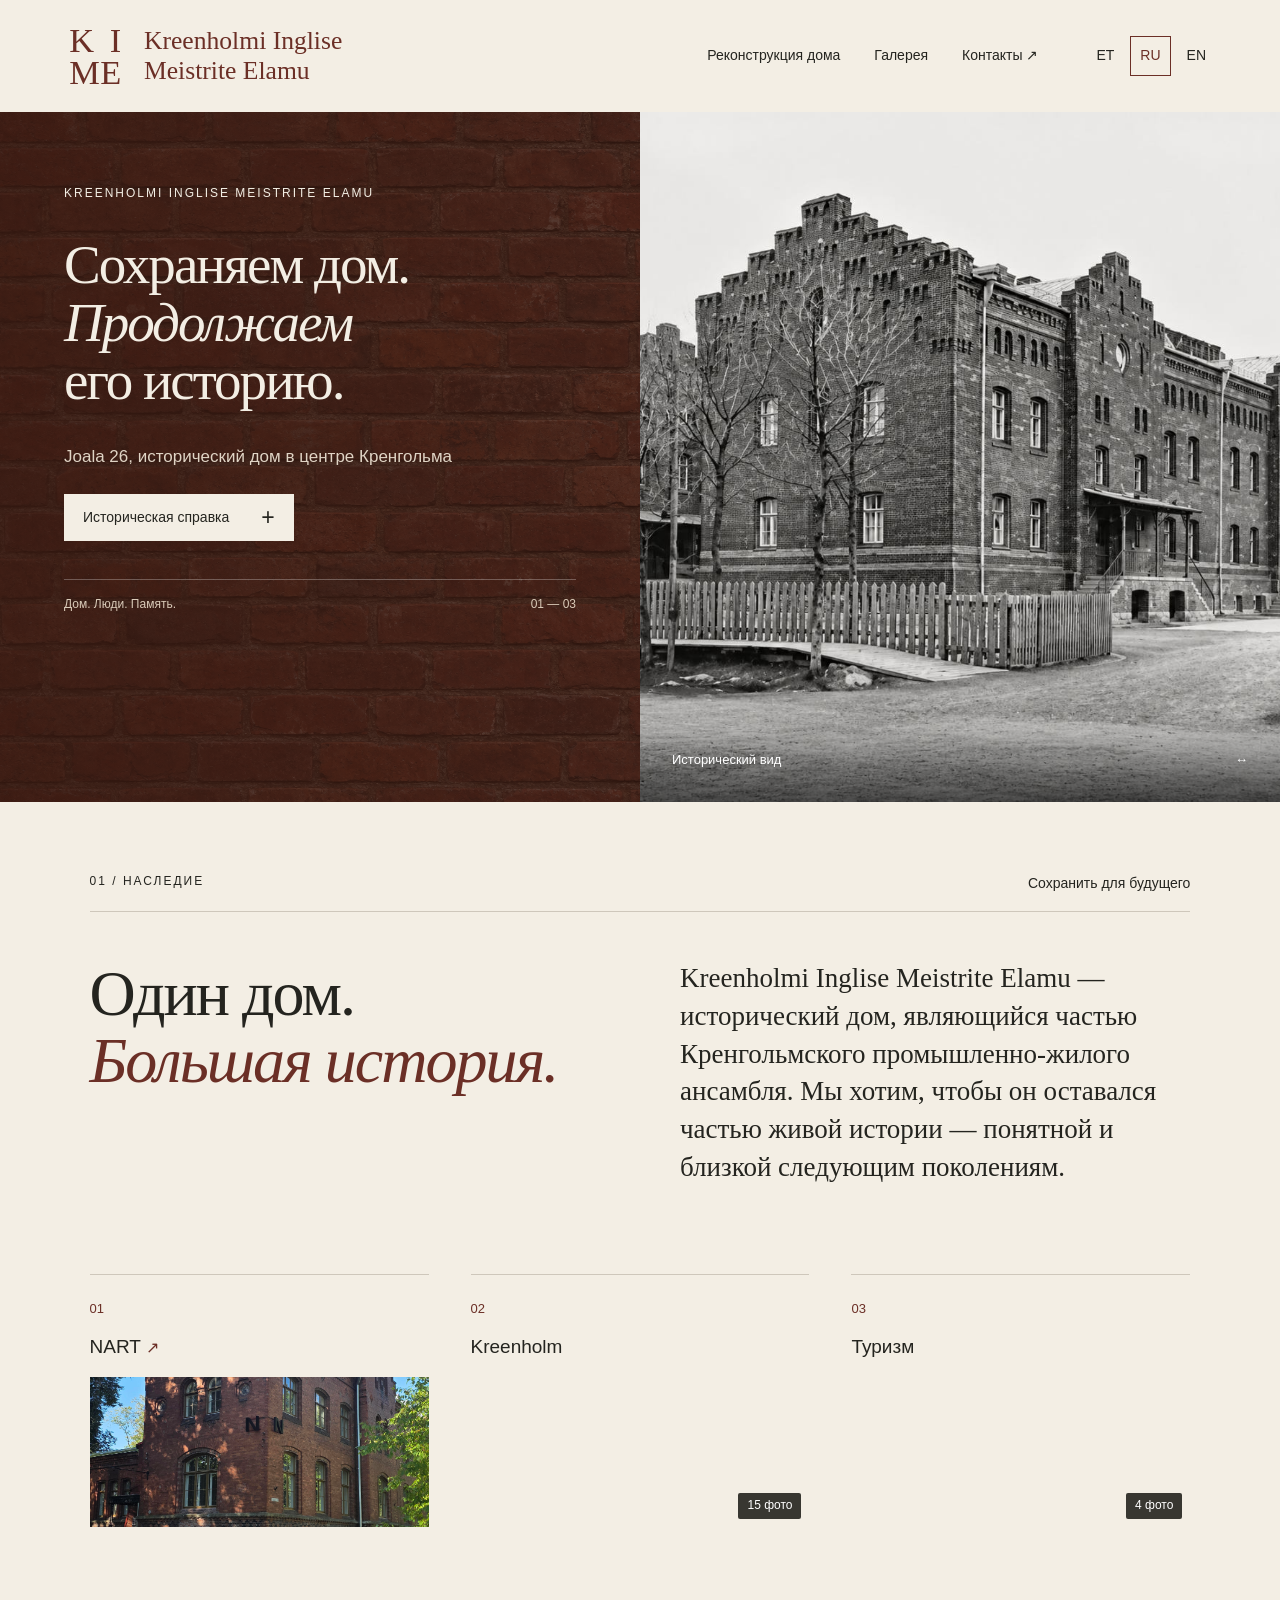
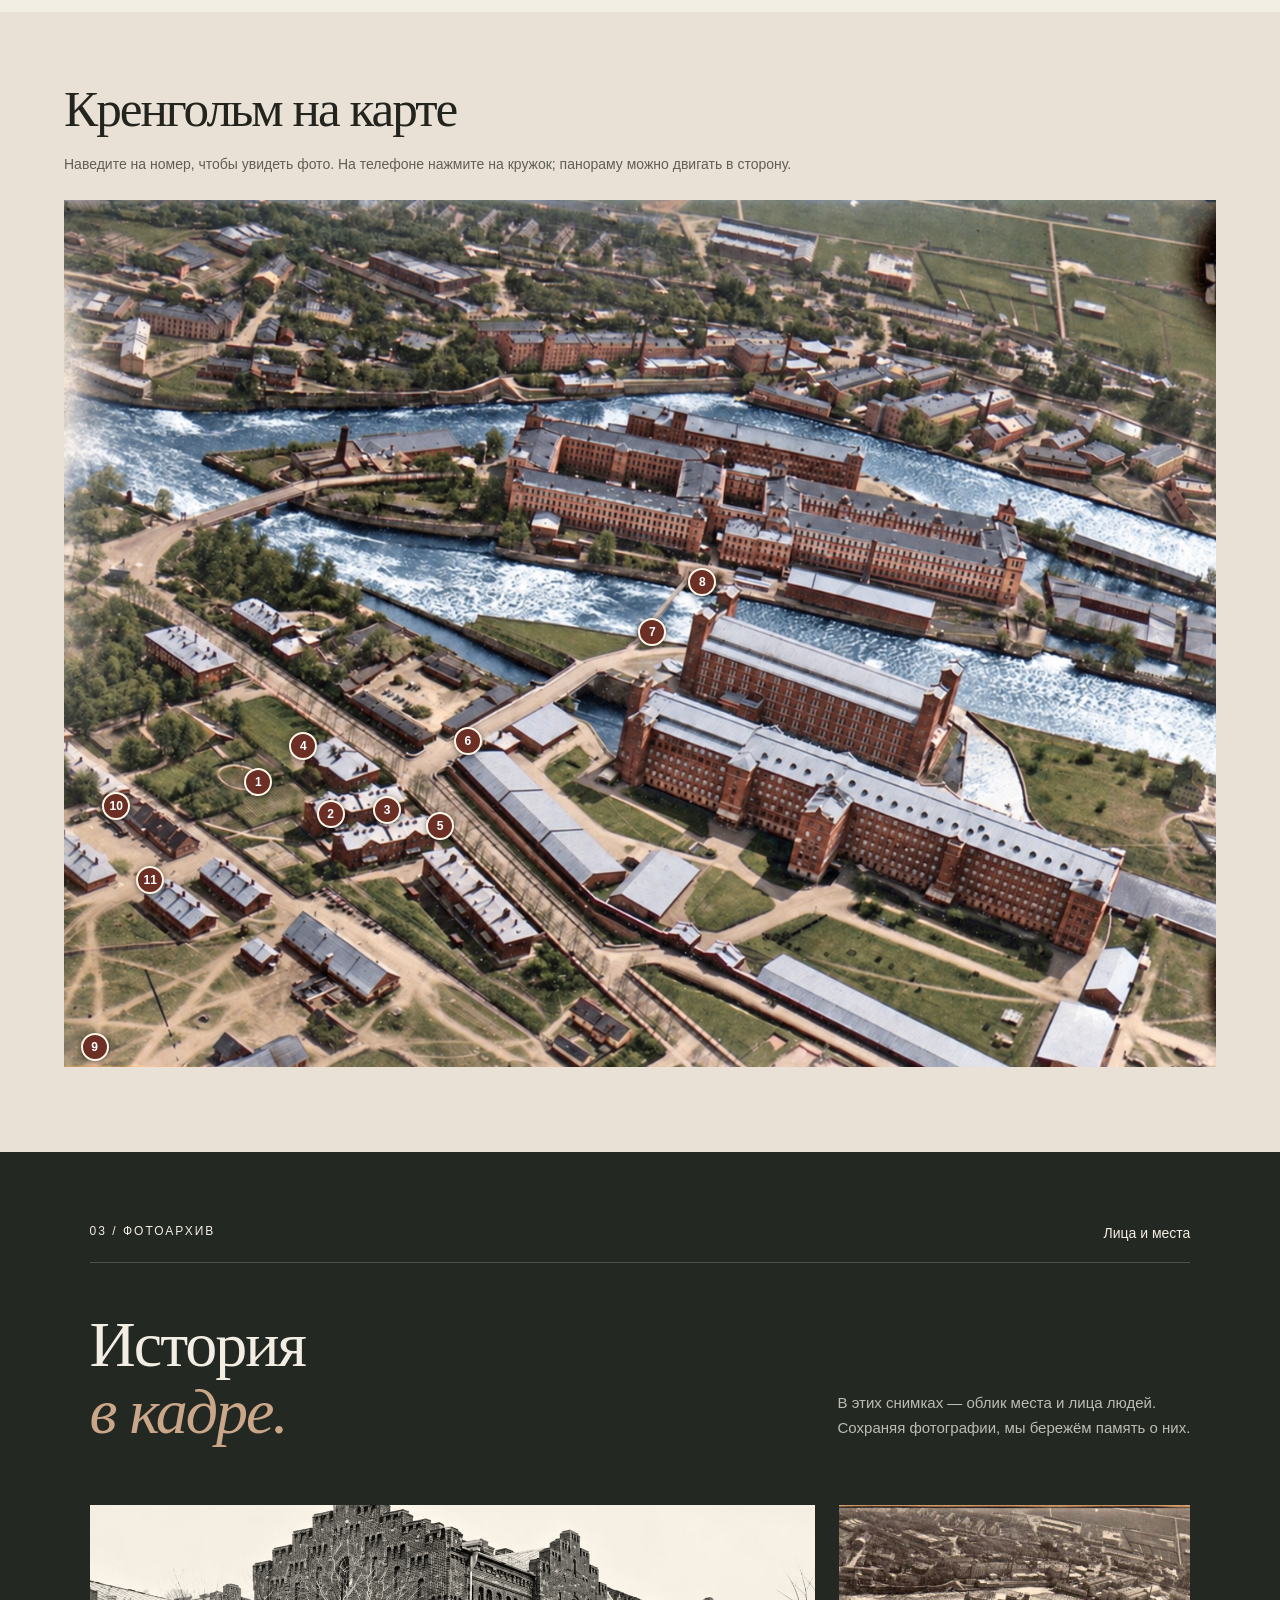
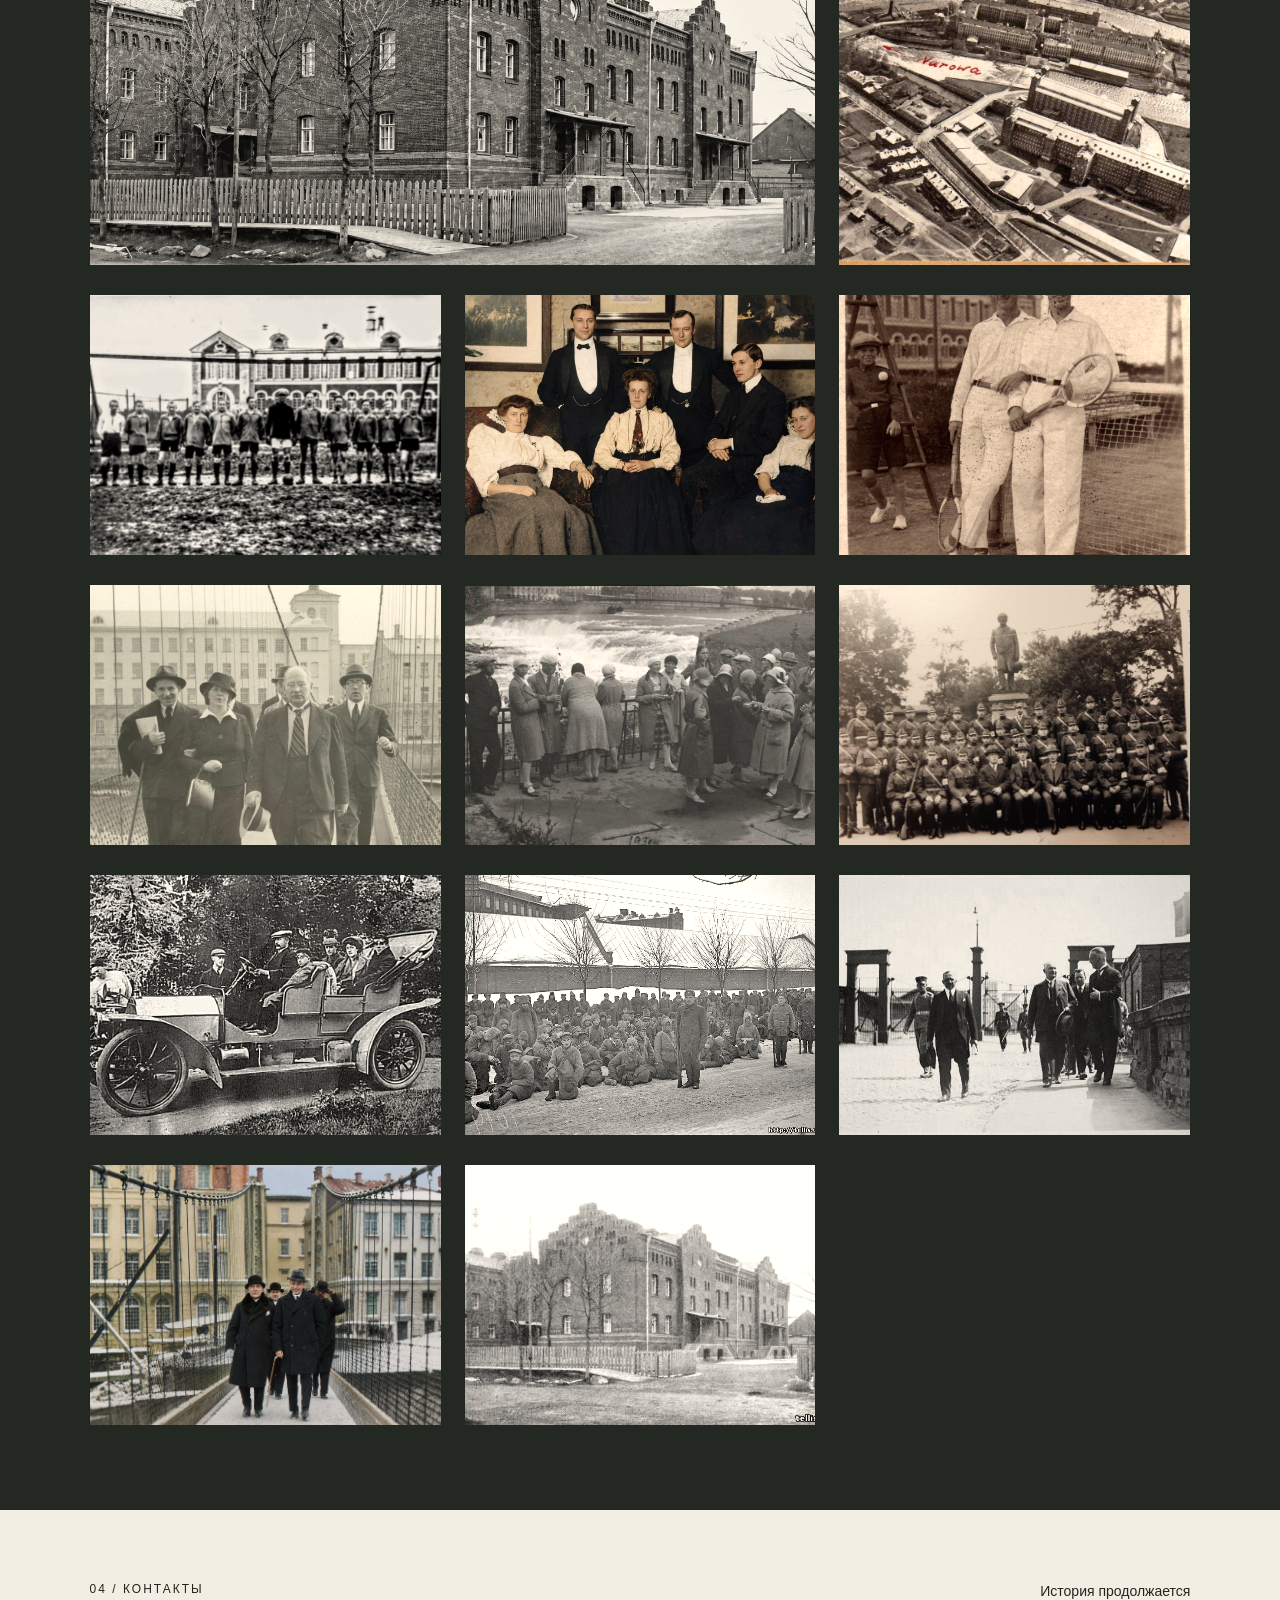
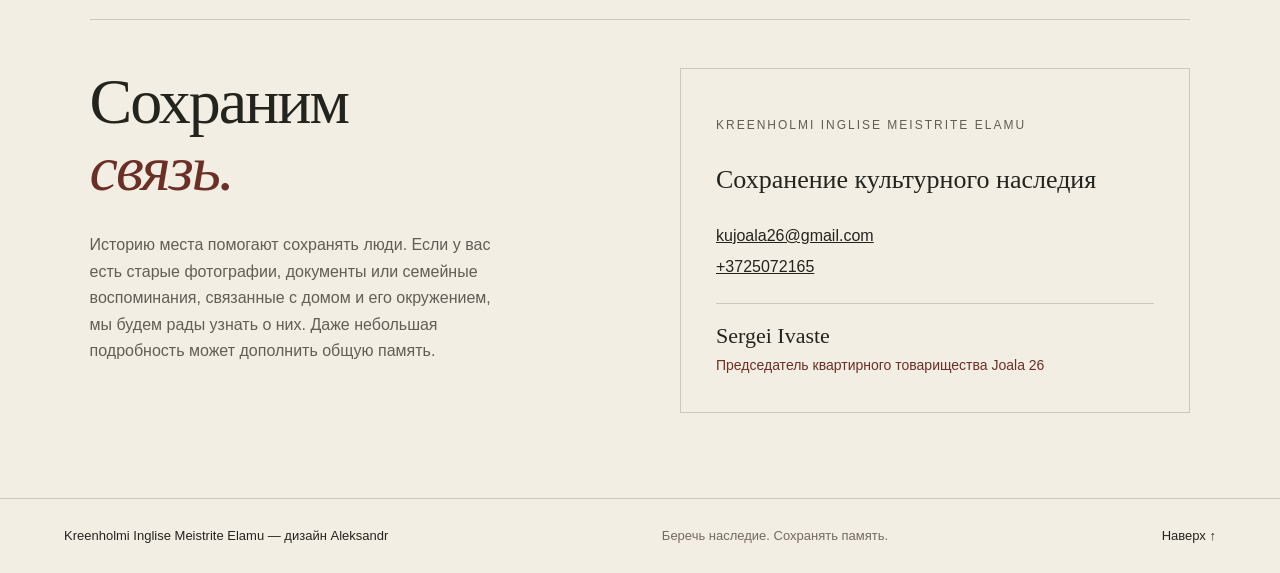
<file: ru.html>
<!doctype html>
<html lang="ru"><head><meta charset="utf-8"><meta name="viewport" content="width=device-width,initial-scale=1"><title>Дом английских мастеров Кренгольма — Joala 26, Нарва</title><meta name="description" content="История дома английских мастеров Кренгольма в Нарве, Joala 26. Архивные фотографии, интерактивная панорама и реконструкция исторического здания."><link rel="icon" type="image/svg+xml" href="data:image/svg+xml,%3Csvg xmlns='http://www.w3.org/2000/svg' viewBox='0 0 32 32'%3E%3Crect width='32' height='32' rx='3' fill='%237c3025'/%3E%3Cpath d='M8 24V8h3v7l9-7h4l-10 8 11 8h-5l-9-7v7' fill='%23faf3e6'/%3E%3C/svg%3E"><link rel="stylesheet" href="style.css"><link rel="alternate" hreflang="et" href="https://kime.ee/"><link rel="alternate" hreflang="ru" href="https://kime.ee/ru.html"><link rel="alternate" hreflang="en" href="https://kime.ee/en.html"><link rel="alternate" hreflang="x-default" href="https://kime.ee/"><link rel="canonical" href="https://kime.ee/ru.html"><meta name="robots" content="index, follow, max-image-preview:large"><meta property="og:type" content="website"><meta property="og:title" content="Дом английских мастеров Кренгольма — Joala 26, Нарва"><meta property="og:description" content="История дома английских мастеров Кренгольма в Нарве, Joala 26. Архивные фотографии, интерактивная панорама и реконструкция исторического здания."><meta property="og:url" content="https://kime.ee/ru.html"><meta property="og:site_name" content="Kreenholmi Inglise Meistrite Elamu"><meta property="og:locale" content="ru_RU"><script type="application/ld+json">{"@context":"https://schema.org","@graph":[{"@type":"WebSite","@id":"https://kime.ee/#website","url":"https://kime.ee/","name":"Kreenholmi Inglise Meistrite Elamu","inLanguage":["et","ru","en"]},{"@type":"Place","@id":"https://kime.ee/#building","name":"Kreenholmi Inglise Meistrite Elamu","address":{"@type":"PostalAddress","streetAddress":"Joala 26","addressLocality":"Narva","addressCountry":"EE"}},{"@type":"WebPage","@id":"https://kime.ee/ru.html#webpage","url":"https://kime.ee/ru.html","name":"Дом английских мастеров Кренгольма — Joala 26, Нарва","description":"История дома английских мастеров Кренгольма в Нарве, Joala 26. Архивные фотографии, интерактивная панорама и реконструкция исторического здания.","inLanguage":"ru","isPartOf":{"@id":"https://kime.ee/#website"},"about":{"@id":"https://kime.ee/#building"}}]}</script></head>
<body><a class="skip" href="#heritage">Перейти к содержанию</a><header><a class="brand" href="#home"><img class="kime-logo" src="img/kime-logo.svg" alt="KIME" width="64" height="68"><span class="brand-name">Kreenholmi Inglise<br>Meistrite Elamu</span></a><nav aria-label="Основная навигация"><a href="renovation-ru.html">Реконструкция дома</a><a href="#gallery">Галерея</a><a href="#contacts">Контакты <span aria-hidden="true">↗</span></a></nav><div class="languages" role="group" aria-label="Язык"><a href="index.html" lang="et" hreflang="et" aria-label="Eesti">ET</a><a href="ru.html" lang="ru" hreflang="ru" aria-current="page" aria-label="Русский">RU</a><a href="en.html" lang="en" hreflang="en" aria-label="English">EN</a></div></header>
<main><section class="hero" id="home"><div class="hero-copy"><p class="eyebrow">KREENHOLMI INGLISE MEISTRITE ELAMU</p><h1>Сохраняем дом.<br><em>Продолжаем</em><br>его историю.</h1><p class="intro">Joala 26, исторический дом в центре Кренгольма</p><div class="history-disclosure"><button class="button history-toggle" type="button" aria-expanded="false" aria-controls="history-note">Историческая справка <span aria-hidden="true">+</span></button><div class="history-reveal" id="history-note" inert><div class="history-clip"><article class="history-card" aria-label="Историческая справка о доме Joala 26"><button type="button" class="history-close" aria-label="Закрыть историческую справку">×</button><p>Дом по адресу Joala 26, Narva — это историческое здание начала XX века, входившее в комплекс Кренгольмской мануфактуры.</p>
<p>Здание построено в 1901 году (по данным регистра памятников — в 1906 году) по проекту архитектора П. Алиша. Вместе с домами № 28 и 30 он образует ансамбль жилых зданий для квалифицированного персонала фабрики - Masters’ Dwellings. Здание является ярким примером стиля эклектика/историзм с элементами неоготики.</p>
<p>Основной план секций состоит из 2 зеркально-симметричных блоков. Изначально на первом этаже располагались двухкомнатные квартиры с кухней, а на втором — трехкомнатные.</p>
<p>Дом расположен в историческом районе Кренгольм, который формировался вокруг текстильной фабрики. Само название «Joala» происходит от названия бывшей деревни и мызы, а также от эстонского слова «joad» (потоки), так как местность была известна своими водопадами на реке Нарова. Ансамбль домов на улице Joala является уникальным примером целостной застройки рабочего поселка начала XX века.</p>
<p>С 14 января 1998 года здание официально внесено в Государственный регистр памятников культуры Эстонии как образец историцистской рабочей архитектуры.</p></article></div></div></div><div class="hero-foot"><span>Дом. Люди. Память.</span><span>01 — 03</span></div></div><figure class="hero-image"><button class="hero-flip" type="button" aria-label="Показать дом сегодня" aria-pressed="false"><span class="hero-flip-inner"><img class="hero-front" src="img/IMG-c93aa9bfe86058c648242e45ddeaec97-V.jpg" alt="Историческая фотография кирпичного здания с фигурными фронтонами"><img class="hero-back" src="img/log1.jpg" alt="Дом сегодня" aria-hidden="true"></span></button><figcaption><span class="hero-era" data-past="Исторический вид" data-present="Дом сегодня">Исторический вид</span><span>↔</span></figcaption></figure></section>
<section class="heritage section" id="heritage"><div class="section-kicker"><span>01 / НАСЛЕДИЕ</span><span>Сохранить для будущего</span></div><div class="heritage-grid"><h2>Один дом.<br><em>Большая история.</em></h2><div><p class="lead">Kreenholmi Inglise Meistrite Elamu — исторический дом, являющийся частью Кренгольмского промышленно-жилого ансамбля. Мы хотим, чтобы он оставался частью живой истории — понятной и близкой следующим поколениям.</p></div></div><div class="values heritage-places"><div><span>01</span><a class="heritage-place-link" href="https://nart.ee/"><h3>NART <span aria-hidden="true">↗</span></h3><img src="img/nart.jpg" alt="NART" loading="lazy" decoding="async"></a></div><div><span>02</span><h3>Kreenholm</h3></div><div><span>03</span><h3>Туризм</h3></div></div></section>

<section class="gallery section" id="gallery"><div class="section-kicker"><span>03 / ФОТОАРХИВ</span><span>Лица и места</span></div><div class="gallery-heading"><h2>История<br><em>в кадре.</em></h2><p>В этих снимках — облик места и лица людей.<br>Сохраняя фотографии, мы бережём память о них.</p></div><div class="gallery-grid" id="gallery-grid"><a class="photo" href="img/IMG-c93aa9bfe86058c648242e45ddeaec97-V.jpg"><img src="img/IMG-c93aa9bfe86058c648242e45ddeaec97-V.jpg" alt="Исторический облик здания" loading="lazy" decoding="async"></a><a class="photo" href="img/IMG-d9643f949f389de3c8177527210b0157-V.jpg"><img src="img/IMG-d9643f949f389de3c8177527210b0157-V.jpg" alt="Панорама Кренгольма" loading="lazy" decoding="async"></a><a class="photo" href="img/IMG-0d9d11d2b675cde12ff5f4126d5f3625-V.jpg"><img src="img/IMG-0d9d11d2b675cde12ff5f4126d5f3625-V.jpg" alt="Люди и история места" loading="lazy" decoding="async"></a><a class="photo" href="img/IMG-9bdcbb573e76a10dc8299ac3d9b8d191-V.jpg"><img src="img/IMG-9bdcbb573e76a10dc8299ac3d9b8d191-V.jpg" alt="Семейная история" loading="lazy" decoding="async"></a><a class="photo" href="img/IMG-574ef4a1b14e7f4db7e40760eeaee406-V.jpg"><img src="img/IMG-574ef4a1b14e7f4db7e40760eeaee406-V.jpg" alt="Моменты прошлого" loading="lazy" decoding="async"></a><a class="photo" href="img/IMG-58319a1d48be8c4ecae3b79b813eb5ea-V.jpg"><img src="img/IMG-58319a1d48be8c4ecae3b79b813eb5ea-V.jpg" alt="Прогулка по городу" loading="lazy" decoding="async"></a><a class="photo" href="img/IMG-5d0efbc5362c08de46420d59499df496-V.jpg"><img src="img/IMG-5d0efbc5362c08de46420d59499df496-V.jpg" alt="Общие воспоминания" loading="lazy" decoding="async"></a><a class="photo" href="img/IMG-780b47b94a20b79a95d482f7d84f17f0-V.jpg"><img src="img/IMG-780b47b94a20b79a95d482f7d84f17f0-V.jpg" alt="Групповой портрет" loading="lazy" decoding="async"></a><a class="photo" href="img/IMG-abf083bad896912fb7decc0be7b076a4-V.jpg"><img src="img/IMG-abf083bad896912fb7decc0be7b076a4-V.jpg" alt="Детали эпохи" loading="lazy" decoding="async"></a><a class="photo" href="img/IMG-c7cfd490a72f827f9916be1e777eb800-V.jpg"><img src="img/IMG-c7cfd490a72f827f9916be1e777eb800-V.jpg" alt="Вместе" loading="lazy" decoding="async"></a><a class="photo" href="img/IMG-da4cdd82fe5c52d43b1662247786f98d-V.jpg"><img src="img/IMG-da4cdd82fe5c52d43b1662247786f98d-V.jpg" alt="На улицах города" loading="lazy" decoding="async"></a><a class="photo" href="img/IMG-e51514dc1705d36cc09f14e2af1979c6-V.jpg"><img src="img/IMG-e51514dc1705d36cc09f14e2af1979c6-V.jpg" alt="Связь поколений" loading="lazy" decoding="async"></a><a class="photo" href="img/IMG-168bd66318b51e02a7a96b3ef6a4144c-V.jpg"><img src="img/IMG-168bd66318b51e02a7a96b3ef6a4144c-V.jpg" alt="Архитектура дома" loading="lazy" decoding="async"></a></div></section>
<section class="contacts section" id="contacts"><div class="section-kicker"><span>04 / КОНТАКТЫ</span><span>История продолжается</span></div><div class="contact-grid"><div><h2>Сохраним<br><em>связь.</em></h2><p>Историю места помогают сохранять люди. Если у вас есть старые фотографии, документы или семейные воспоминания, связанные с домом и его окружением, мы будем рады узнать о них. Даже небольшая подробность может дополнить общую память.</p></div><div class="contact-card"><p class="eyebrow">KREENHOLMI INGLISE MEISTRITE ELAMU</p><h3>Сохранение культурного наследия</h3><div id="contact-details"><a href="mailto:kujoala26@gmail.com">kujoala26@gmail.com</a><a href="tel:+3725072165">+3725072165</a><p class="contact-person">Sergei Ivaste</p><p class="contact-role">Председатель квартирного товарищества Joala 26</p></div></div></div></section></main>
<footer><div class="design-credit"><a href="ru.html#home">Kreenholmi Inglise Meistrite Elamu</a> — дизайн <a class="designer-name" href="https://www.facebook.com/alex.kruusi/">Aleksandr</a></div><span>Беречь наследие. Сохранять память.</span><a href="#home" aria-label="Вернуться наверх">Наверх ↑</a></footer>
<dialog id="lightbox" aria-label="Просмотр фотографий"><button class="close" aria-label="Закрыть">×</button><button class="prev" aria-label="Предыдущее фото">‹</button><figure><img id="large-photo" alt=""><figcaption id="photo-caption"></figcaption></figure><button class="next" aria-label="Следующее фото">›</button></dialog><script src="photos.js"></script><script src="config.js"></script><script src="app.js"></script><script src="places.js"></script><script src="map.js"></script></body></html>
</file>
<file: style.css>
:root{--ink:#24241f;--paper:#f3eee4;--red:#6b2f26;--line:#cec7bb}*{box-sizing:border-box}html{scroll-behavior:smooth;scroll-padding-top:90px}body{margin:0;background:var(--paper);color:var(--ink);font-family:Arial,sans-serif;font-size:16px;line-height:1.65}a{color:inherit;text-decoration:none}button{font:inherit;cursor:pointer}header{min-height:100px;padding:22px 5%;display:flex;align-items:center;justify-content:space-between;background:var(--paper);gap:24px}.brand{display:flex;gap:14px;align-items:center;font-size:13px;letter-spacing:2px;line-height:1.4}.brand-mark{font-family:Georgia,serif;font-size:48px;line-height:1;letter-spacing:-10px;color:var(--red);padding-right:10px}.brand-mark span{font-size:30px}nav{display:flex;gap:34px;font-size:14px}nav a:hover{color:var(--red)}.hero{display:grid;grid-template-columns:1fr 1fr;background:#58271f;color:var(--paper);min-height:690px}.hero-copy{padding:60px 10% 24px;background:linear-gradient(90deg,#361810dd,#361810bb),url('img/brick-texture.png') center/cover}.eyebrow,.section-kicker{font-size:12px;letter-spacing:2px}.hero h1{font-size:clamp(42px,4.6vw,76px);line-height:1.06;font-weight:400;margin:32px 0;font-family:Georgia,serif;letter-spacing:-2px}em{font-weight:400;color:inherit}.intro{max-width:420px;color:#e0d4c5;font-size:17px}.button{display:inline-flex;gap:60px;align-items:center;padding:12px 19px;background:var(--paper);color:var(--ink);margin:23px 0 55px;font-size:14px}.button:hover{background:#fff}.hero-foot{display:flex;justify-content:space-between;border-top:1px solid #ffffff45;padding-top:15px;font-size:12px;color:#dacbb9}.hero-image{margin:0;position:relative;min-height:100%;overflow:hidden}.hero-image>img{width:100%;height:100%;position:absolute;object-fit:cover;filter:sepia(.22);object-position:48% center}.hero-image figcaption{position:absolute;bottom:0;left:0;right:0;padding:32px;display:flex;justify-content:space-between;color:white;background:linear-gradient(transparent,#0009);font-size:13px}.section{padding:70px 7% 85px;scroll-margin-top:20px}.section-kicker{display:flex;justify-content:space-between;border-bottom:1px solid var(--line);padding-bottom:16px;margin-bottom:48px}.section-kicker span:last-child{letter-spacing:0;font-size:14px}.heritage-grid{display:grid;grid-template-columns:1fr 1fr;gap:80px}h2{font-family:Georgia,serif;font-size:clamp(44px,5vw,70px);font-weight:400;line-height:1.05;margin:0 0 30px;letter-spacing:-2px}h2 em{color:var(--red)}.lead{font-family:Georgia,serif;font-size:27px;line-height:1.4;margin-top:0}.heritage-grid p:not(.lead){color:#615e56}.values{display:grid;grid-template-columns:repeat(3,1fr);gap:42px;margin-top:60px}.values>div{border-top:1px solid var(--line);padding-top:20px}.values span{color:var(--red);font-size:13px}.values h3{font-size:19px;font-weight:400;margin:15px 0 8px}.values p{font-size:15px;color:#615e56;max-width:290px}.gallery{background:#242822;color:var(--paper)}.gallery .section-kicker{border-color:#ffffff30}.gallery h2 em{color:#cba789}.gallery-heading{display:flex;justify-content:space-between;align-items:end;gap:30px;margin-bottom:30px}.gallery-heading>p{color:#bbbdb3;font-size:15px;margin-bottom:34px}.gallery-grid{display:grid;grid-template-columns:repeat(3,minmax(0,1fr));gap:30px 24px}.photo{border:0;padding:0;background:none;color:inherit;text-align:left;display:block;width:100%}.photo img{width:100%;height:260px;object-fit:cover;display:block;filter:sepia(.16);transition:filter .25s,transform .25s}.photo:hover img{filter:sepia(0);transform:translateY(-3px)}.photo:first-child{grid-column:span 2}.photo:first-child img{height:360px}.photo:nth-child(2) img{height:360px}.photo-label{display:flex;justify-content:space-between;padding-top:12px;font-size:14px;color:#c7c9be}.contact-grid{display:grid;grid-template-columns:1fr 1fr;gap:80px}.contact-grid>div>p{max-width:410px;color:#615e56}.contact-card{padding:35px;border:1px solid var(--line);align-self:center}.contact-card h3{font-family:Georgia,serif;font-size:26px;font-weight:400;line-height:1.35}.pending{font-size:15px;color:#736a60;border-top:1px solid var(--line);padding-top:20px}.contact-card a{display:block;text-decoration:underline;overflow-wrap:anywhere}footer{padding:26px 5%;display:flex;justify-content:space-between;gap:20px;border-top:1px solid var(--line);font-size:13px}footer span{color:#736a60}dialog{width:100vw;max-width:none;height:100dvh;max-height:none;border:0;margin:0;padding:60px 70px;background:#111e;color:#fff}dialog::backdrop{background:#111}dialog[open]{display:flex;align-items:center;justify-content:center}dialog figure{margin:0;text-align:center;max-width:100%}dialog img{display:block;max-height:77dvh;max-width:100%;object-fit:contain;margin:auto}dialog figcaption{padding-top:16px;font-size:15px}dialog button{position:absolute;color:#fff;background:#262626;border:1px solid #777;border-radius:50%;width:44px;height:44px;font-size:28px;line-height:1}.close{right:20px;top:18px}.prev{left:12px;top:50%}.next{right:12px;top:50%}.skip{position:absolute;left:10px;top:-90px;z-index:5;background:white;padding:12px}.skip:focus{top:10px}:focus-visible{outline:3px solid #b17c47;outline-offset:5px}@media(min-width:1550px){main,header,footer{max-width:1600px;margin:auto}}@media(max-width:800px){header{flex-wrap:wrap;padding:18px 6%}nav{gap:23px}.hero{grid-template-columns:1fr}.hero-copy{padding:45px 7% 25px}.hero h1{font-size:58px}.hero-image{min-height:450px}.hero-image>img{object-position:center 50%}.hero-foot{margin-top:0}.button{margin-bottom:35px}.section{padding:48px 7%}.heritage-grid,.contact-grid{grid-template-columns:1fr;gap:20px}.values{gap:22px;margin-top:32px}.gallery-heading{display:block}.gallery-grid{grid-template-columns:repeat(2,minmax(0,1fr))}.photo:first-child{grid-column:span 2}.photo:nth-child(2) img,.photo img{height:220px}.gallery-heading>p{margin-bottom:24px}footer{flex-wrap:wrap}.section-kicker{margin-bottom:35px}}@media(max-width:480px){.hero h1{font-size:47px;letter-spacing:-1.5px}.brand{font-size:12px}nav{width:100%;justify-content:space-between;font-size:14px}.hero-image{min-height:350px}.values{grid-template-columns:1fr;gap:12px}.values p{max-width:none}.section-kicker span:last-child{display:none}.gallery-grid{gap:22px 12px}.photo img,.photo:nth-child(2) img{height:165px}.photo:first-child img{height:270px}.photo-label{font-size:12px}.contact-card{padding:24px}dialog{padding:65px 50px}footer{font-size:12px}h2{font-size:48px}}@media(prefers-reduced-motion:reduce){html{scroll-behavior:auto}*{transition:none!important}}

header{flex-wrap:wrap}header nav{margin-left:auto}.languages{display:flex;gap:6px;margin-left:24px}.languages a{font-size:14px;padding:7px 9px;border:1px solid transparent}.languages a[aria-current]{border-color:var(--red);color:var(--red)}.languages a:hover{background:#e4dccf}.hero h1{overflow-wrap:normal;font-size:clamp(38px,4.3vw,70px)}@media(max-width:800px){.languages{margin-left:0}header nav{margin-left:0}.hero h1{font-size:clamp(34px,8.2vw,58px)}}@media(max-width:480px){header nav{order:3}.languages{margin-left:auto;gap:0}.languages a{padding:6px}.brand{font-size:11px;letter-spacing:1px;gap:8px}.hero h1{letter-spacing:-1px}}

/* Full building name replaces the KM monogram. */
.brand-mark{font-family:Georgia,serif;font-size:clamp(24px,2.7vw,38px);font-weight:400;line-height:1.12;letter-spacing:0;color:var(--red);padding-right:0;white-space:nowrap}.hero-image>img{filter:none}
@media(max-width:480px){.brand-mark{font-size:24px}.brand{width:100%}.languages{margin-left:0}}


/* KIME two-line signature and full building name. */
.brand{gap:16px;letter-spacing:0}.kime-logo{display:block;width:64px;height:68px;flex:none}.brand-name{font-family:Georgia,serif;font-size:clamp(20px,2vw,28px);line-height:1.18;color:var(--red);white-space:nowrap}@media(max-width:480px){.brand{gap:12px}.kime-logo{width:52px;height:55px}.brand-name{font-size:21px}}@media(max-width:350px){.brand-name{font-size:18px}}


/* Archive / present-day photograph flip. */
.hero-flip{position:absolute;inset:0;width:100%;height:100%;border:0;padding:0;background:transparent;perspective:1400px;color:inherit}.hero-flip-inner{display:block;position:absolute;inset:0;transform-style:preserve-3d;transition:transform .7s ease}.hero-flip img{position:absolute;inset:0;width:100%;height:100%;object-fit:cover;object-position:center;backface-visibility:hidden;-webkit-backface-visibility:hidden;filter:none}.hero-flip .hero-back{transform:rotateY(180deg);object-position:center 40%}.hero-flip.is-flipped .hero-flip-inner{transform:rotateY(180deg)}.hero-image figcaption{pointer-events:none}.hero-flip:focus-visible{outline:3px solid var(--paper);outline-offset:-6px}@media(prefers-reduced-motion:reduce){.hero-flip-inner{transition:none}}


/* Staggered brickwork reveal from archive to today. */
.hero-flip-inner,.hero-flip.is-flipped .hero-flip-inner{transform:none;transform-style:flat;transition:none}.hero-flip .hero-back{transform:none;opacity:0;transition:opacity .35s}.hero-flip.is-flipped .hero-back{opacity:1}.hero-flip.has-bricks .hero-back{opacity:0}.hero-masonry{position:absolute;inset:0;overflow:hidden;pointer-events:none}.hero-brick{position:absolute;display:block;background-repeat:no-repeat;opacity:0;transform:scale(.94);filter:sepia(.6);transition:opacity .42s ease,transform .55s cubic-bezier(.2,.65,.3,1),filter .55s ease;transition-delay:var(--return-delay)}.is-flipped .hero-brick{opacity:1;transform:scale(1);filter:sepia(0);transition-delay:var(--reveal-delay)}@media(prefers-reduced-motion:reduce){.hero-brick,.hero-flip .hero-back{transition:none;transition-delay:0s;transform:none;filter:none}}


/* Slower brick reveal; gallery images without visible captions. */
.hero-brick{transition-duration:.85s,1.1s,1.1s}.photo-label,#photo-caption{display:none}@media(prefers-reduced-motion:reduce){.hero-brick{transition:none}}


/* Historical note unfolds beneath its trigger. */
.history-disclosure{margin:23px 0 38px}.history-toggle{margin:0;border:0;text-align:left;gap:32px}.history-toggle>span{font-size:23px;line-height:1;transition:transform .4s}.history-disclosure.is-open .history-toggle>span{transform:rotate(45deg)}.history-reveal{display:grid;grid-template-rows:0fr;visibility:hidden;opacity:0;transition:grid-template-rows .6s ease,opacity .4s ease,visibility .6s}.history-disclosure.is-open .history-reveal{grid-template-rows:1fr;visibility:visible;opacity:1}.history-clip{overflow:hidden;min-height:0}.history-card{margin-top:18px;padding:24px 26px;background:var(--paper);color:var(--ink);border-top:3px solid #a56b50;box-shadow:0 12px 30px #160a0926;font-size:16px;line-height:1.7;transform:translateY(-8px);transition:transform .6s ease}.history-disclosure.is-open .history-card{transform:translateY(0)}.history-card p{margin:0 0 18px}.history-card p:first-child{font-family:Georgia,serif;font-size:21px;line-height:1.45;color:var(--red)}.history-card p:last-child{margin-bottom:0}@media(max-width:480px){.history-card{padding:20px}.history-toggle{gap:24px}}@media(prefers-reduced-motion:reduce){.history-reveal,.history-card,.history-toggle>span{transition:none}}


/* Floating note does not participate in the hero layout. */
.history-disclosure{position:relative;z-index:5}.history-reveal{position:absolute;top:100%;left:0;width:min(620px,82vw);display:block;grid-template-rows:none;z-index:10;padding-top:12px;transform:translateY(10px);transition:opacity .25s ease,transform .25s ease,visibility .25s;pointer-events:none}.history-disclosure.is-open .history-reveal{display:block;transform:translateY(0);pointer-events:auto}.history-clip{overflow:visible}.history-card{position:relative;margin-top:0;padding:30px 32px;max-height:min(65vh,650px);overflow-y:auto;overscroll-behavior:contain;transform:none;box-shadow:0 18px 55px #0005}.history-card p:first-of-type{font-family:Georgia,serif;font-size:21px;line-height:1.45;color:var(--red)}.history-close{position:sticky;top:0;float:right;margin:-20px -20px 4px 10px;border:0;background:var(--paper);color:var(--red);width:36px;height:36px;font-size:28px;line-height:1}.history-toggle{scroll-margin-top:25vh}@media(max-width:800px){.history-reveal{position:fixed;inset:50% auto auto 50%;width:calc(100vw - 32px);padding:0;transform:translate(-50%,-48%)}.history-disclosure.is-open .history-reveal{transform:translate(-50%,-50%)}.history-card{max-height:80dvh;padding:28px}}@media(prefers-reduced-motion:reduce){.history-reveal{transition:none}}


/* Compact historical note. */
.history-reveal{width:min(720px,88vw)}.history-card{padding:24px 28px;font-size:14px;line-height:1.5}.history-card p{margin-bottom:12px}.history-card p:first-of-type{font-family:Georgia,serif;font-size:17px;line-height:1.4;padding-right:16px}.history-close{margin:-14px -18px 2px 8px}@media(max-width:800px){.history-reveal{width:calc(100vw - 32px)}.history-card{padding:24px;max-height:85dvh}}

/* The renovation photographs form a compact visual record. */
.renovation{background:#e9e1d5}.renovation-heading{display:flex;align-items:end;justify-content:space-between;gap:38px;margin-bottom:30px}.renovation-heading h2{margin-bottom:0}.renovation-heading p{max-width:390px;margin:0 0 7px;color:#615e56;font-size:15px}.renovation-grid{display:grid;grid-template-columns:repeat(4,minmax(0,1fr));gap:16px}.renovation-photo{display:block;width:100%;aspect-ratio:4/3;padding:0;border:0;overflow:hidden;background:#d8cec0}.renovation-photo img{display:block;width:100%;height:100%;object-fit:cover;transition:transform .3s ease,filter .3s ease}.renovation-photo:hover img{transform:scale(1.04);filter:brightness(1.06)}.renovation-photo:focus-visible{outline:3px solid var(--red);outline-offset:3px}@media(max-width:900px){.renovation-grid{grid-template-columns:repeat(3,minmax(0,1fr))}}@media(max-width:800px){.renovation-heading{display:block}.renovation-heading p{margin-top:18px}.renovation-grid{gap:12px}}@media(max-width:540px){header nav{justify-content:flex-start;flex-wrap:wrap;gap:5px 18px}.renovation-grid{grid-template-columns:repeat(2,minmax(0,1fr));gap:10px}.renovation-heading p{font-size:14px}}@media(prefers-reduced-motion:reduce){.renovation-photo img{transition:none}}
@media(max-width:540px){.renovation-photo:last-child:nth-child(odd){grid-column:1/-1;width:calc((100% - 10px)/2);justify-self:center}html[lang="et"] .hero h1{font-size:clamp(34px,10.8vw,43px)}}
@media(max-width:540px){html[lang="ru"] .renovation-heading h2{font-size:clamp(37px,11vw,48px)}}

/* Restoration story sits between the section title and photographic record. */
.renovation-heading{margin-bottom:34px}.renovation-story{border-top:1px solid var(--line);padding-top:30px;margin-bottom:40px}.renovation-lead{max-width:1050px;margin:0 0 34px;font-family:Georgia,serif;font-size:clamp(21px,2.2vw,29px);line-height:1.42}.renovation-copy{display:grid;grid-template-columns:repeat(2,minmax(0,1fr));gap:48px;max-width:1100px}.renovation-copy p{margin:0 0 20px;color:#4f4c46;font-size:16px;line-height:1.7}.renovation-copy p:last-child{margin-bottom:0}.renovation-photo-intro{border-top:1px solid var(--line);padding-top:18px;margin:0 0 22px;color:#615e56;font-size:14px}@media(max-width:800px){.renovation-story{padding-top:24px}.renovation-copy{gap:26px}}@media(max-width:650px){.renovation-heading{margin-bottom:24px}.renovation-story{margin-bottom:32px}.renovation-lead{font-size:22px;margin-bottom:24px}.renovation-copy{grid-template-columns:1fr;gap:20px}.renovation-copy p{font-size:15px;line-height:1.65;margin-bottom:18px}}

/* Contact details remain readable as one compact card. */
#contact-details a{margin-bottom:5px}#contact-details .contact-person{margin:22px 0 0;padding-top:18px;border-top:1px solid var(--line);font-family:Georgia,serif;font-size:22px;line-height:1.3;color:var(--ink)}#contact-details .contact-role{margin:4px 0 0;color:var(--red);font-size:14px}#contact-details .contact-address{margin:18px 0 0;color:#615e56;font-size:14px}


/* Numbered historical panorama with hover, focus and touch photo previews. */
.panorama-section{background:#e9e1d5;padding-left:5%;padding-right:5%}.panorama-section h2{font-size:clamp(34px,4vw,56px);margin-bottom:18px}.panorama-hint{font-size:14px;color:#615e56;max-width:730px;margin:0 0 24px}.panorama-scroll{overflow-x:auto;overscroll-behavior-x:contain;border:1px solid #c5b69f}.panorama-canvas{position:relative;min-width:760px}.panorama-image{display:block;width:100%;height:auto}.map-marker{position:absolute;transform:translate(-50%,-50%);display:grid;place-items:center;width:28px;height:28px;padding:0;border:2px solid #fff6e6;border-radius:50%;background:#6b2f26;color:#fff;font:bold 12px/1 Arial,sans-serif;box-shadow:0 1px 6px #0008;z-index:1;touch-action:manipulation}.map-marker:hover,.map-marker[aria-expanded=true]{background:#fff6e6;color:#6b2f26;border-color:#6b2f26;z-index:2}.map-marker:focus-visible{outline:3px solid white;outline-offset:3px}.map-popup{position:fixed;z-index:30;width:min(340px,calc(100vw - 16px));padding:10px;background:#f3eee4;color:#24241f;border:1px solid #c5b69f;box-shadow:0 12px 40px #0006;border-radius:4px}.map-popup[hidden]{display:none}.map-popup-top{display:flex;align-items:center;justify-content:space-between;gap:16px;min-height:32px;margin-bottom:7px}.map-popup-top strong{font-size:14px;font-weight:400}.map-popup-close{display:grid;place-items:center;border:0;background:transparent;color:#6b2f26;width:32px;height:32px;padding:0;font-size:26px;line-height:1}.map-popup-photo{display:block;width:100%;border:0;background:#242822;padding:0}.map-popup-photo img{display:block;width:100%;height:230px;max-height:calc(100dvh - 100px);object-fit:contain}@media(max-width:600px){.map-marker{width:32px;height:32px}.panorama-section{padding-left:4%;padding-right:4%}.panorama-hint{font-size:13px}}

/* Clean map edges instead of the scanned photograph frame. */
.panorama-scroll{border:0}.panorama-canvas{overflow:hidden}
.panorama-canvas{overflow:clip}

/* Compact destinations within the original three heritage columns. */
.heritage-place-link{display:block}.heritage-places h3{margin:10px 0 14px}.heritage-places h3 span{font-size:16px}.heritage-place-link img{display:block;width:100%;height:150px;object-fit:cover;object-position:center}.heritage-place-link:hover h3{text-decoration:underline}.renovation-heading h1{font-family:Georgia,serif;font-size:clamp(38px,5vw,70px);font-weight:400;line-height:1.05;margin:0;letter-spacing:-2px}.renovation-heading h1 em{color:var(--red)}nav a[aria-current="page"]{color:var(--red);text-decoration:underline;text-underline-offset:5px}

/* Compact covers open the two local destination albums. */
.heritage-album{position:relative;display:block;width:100%;padding:0;border:0;background:transparent;text-align:left}.heritage-album img{display:block;width:100%;height:150px;object-fit:cover;object-position:center}.heritage-album-count{position:absolute;right:8px;bottom:8px;background:#24241fe6;color:#fff!important;padding:3px 9px;font-size:12px!important;border-radius:2px}.heritage-album:hover img{filter:brightness(1.08)}#lightbox.place-album #photo-caption{display:block}

/* Show every photograph in the selected heritage category. */
.place-category{margin-top:32px;padding-top:22px;border-top:1px solid var(--line)}.place-category[hidden]{display:none}.place-category>h3{font:400 28px Georgia,serif;margin:0 0 22px;color:var(--red)}.place-category-grid{display:grid;grid-template-columns:repeat(4,minmax(0,1fr));gap:16px}.place-category-photo{display:block;width:100%;padding:0;border:0;background:#e2d9cb;aspect-ratio:4/3;overflow:hidden}.place-category-photo img{display:block;width:100%;height:100%;object-fit:cover}.heritage-album[aria-expanded=true]{outline:2px solid var(--red);outline-offset:5px}@media(max-width:800px){.place-category-grid{grid-template-columns:repeat(3,minmax(0,1fr));gap:12px}}@media(max-width:480px){.place-category-grid{grid-template-columns:repeat(2,minmax(0,1fr));gap:10px}}
</file>
